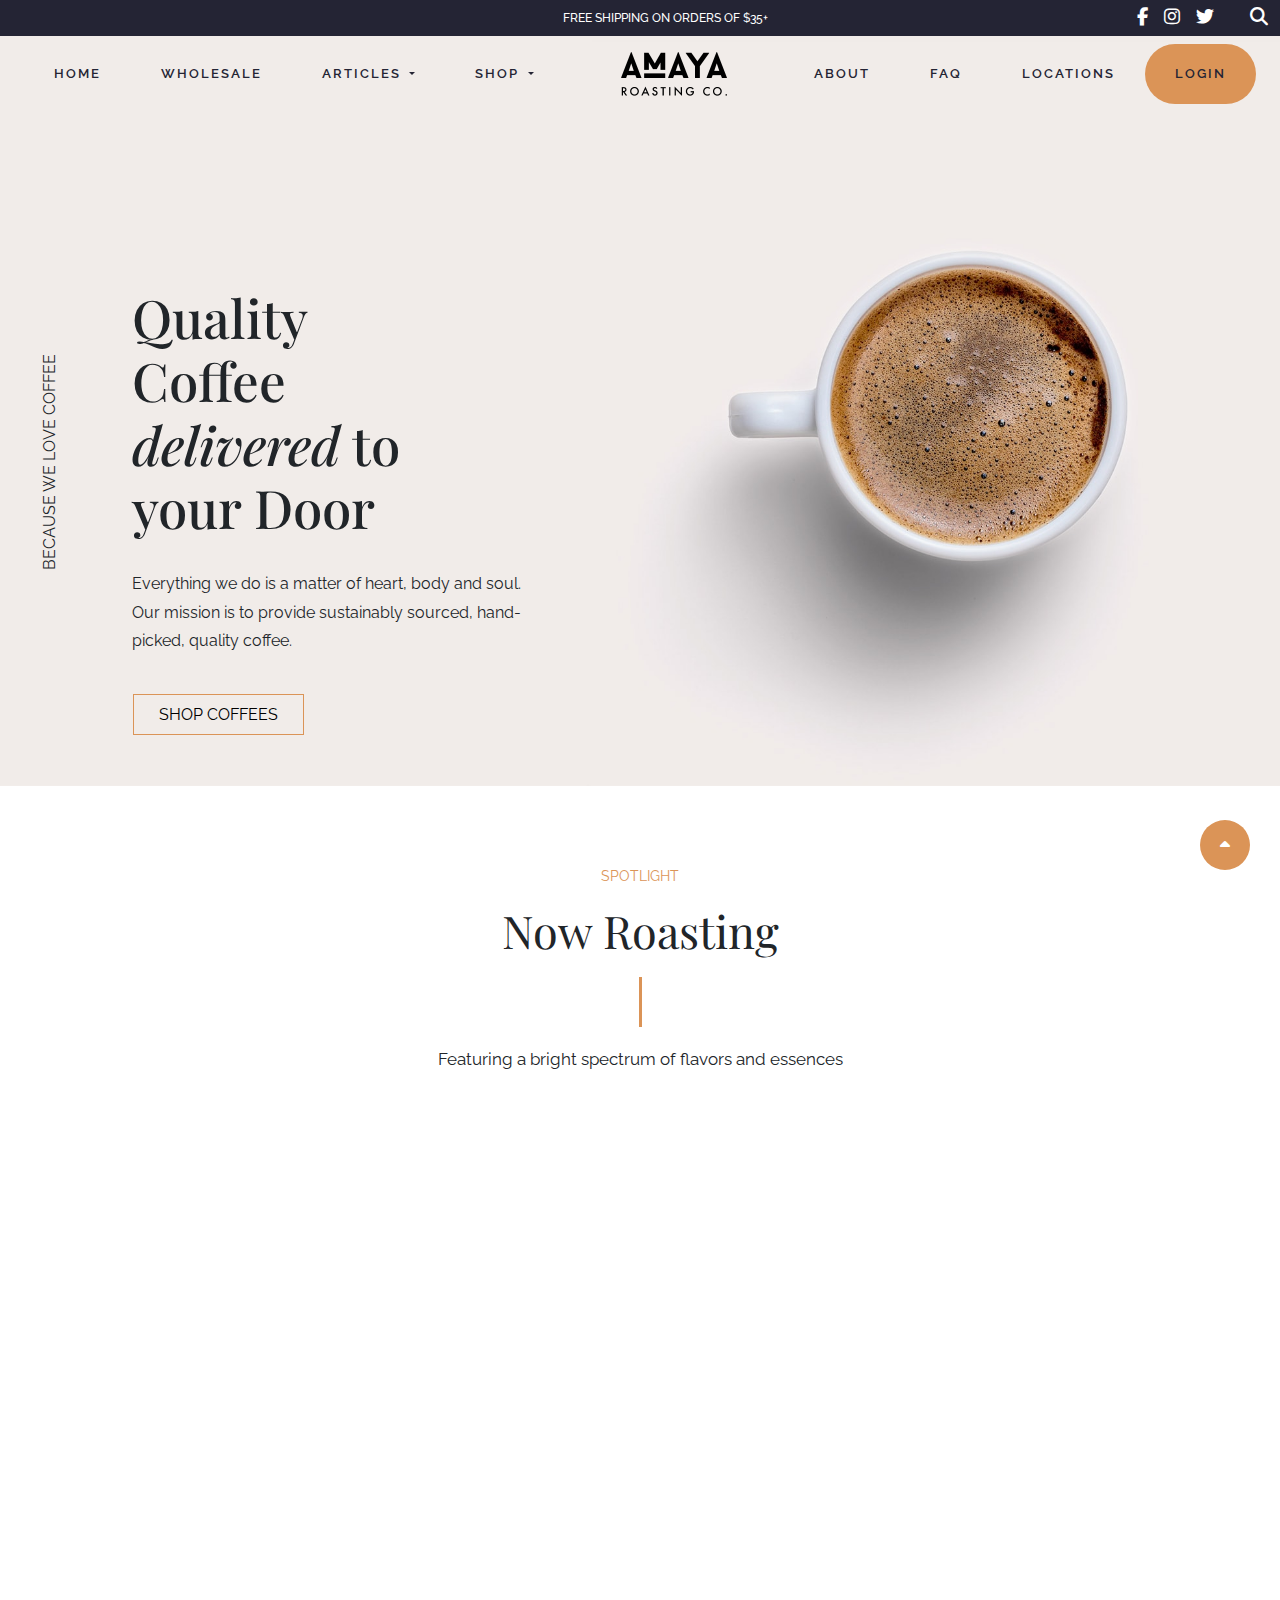
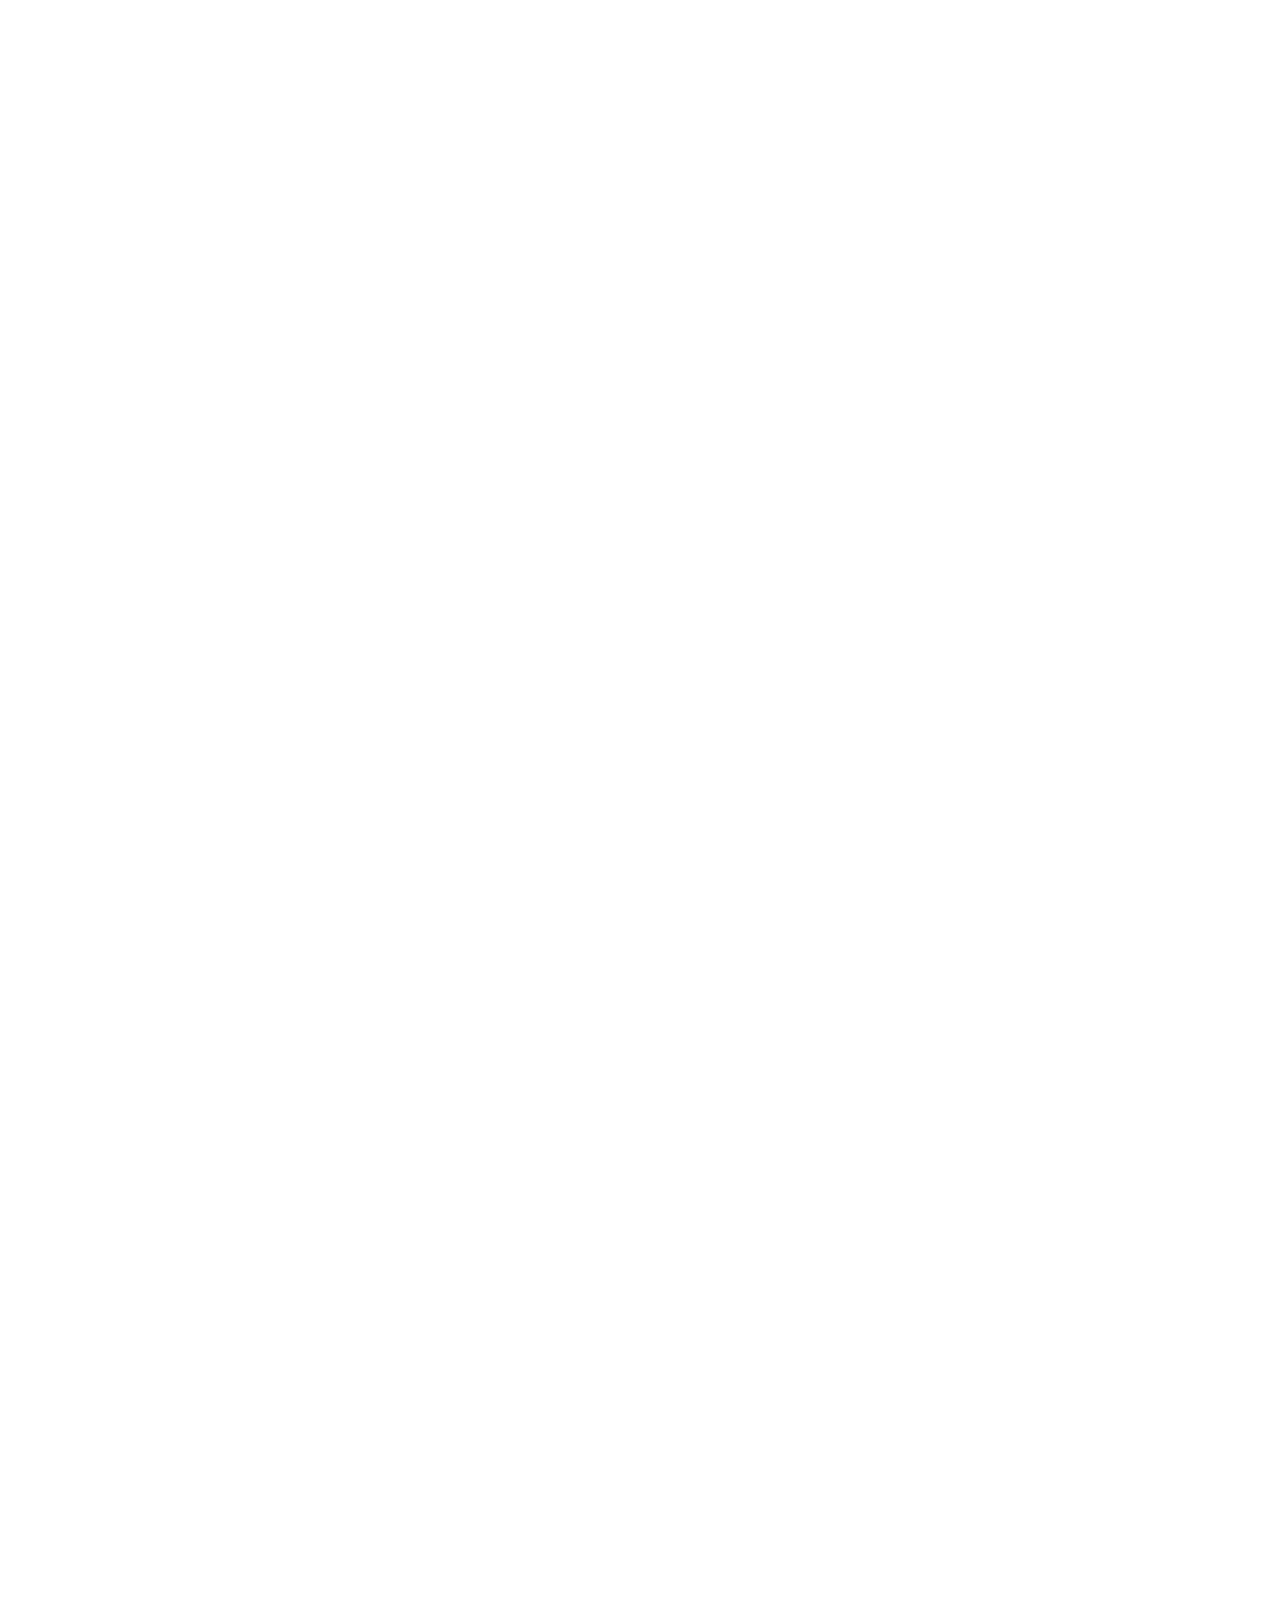
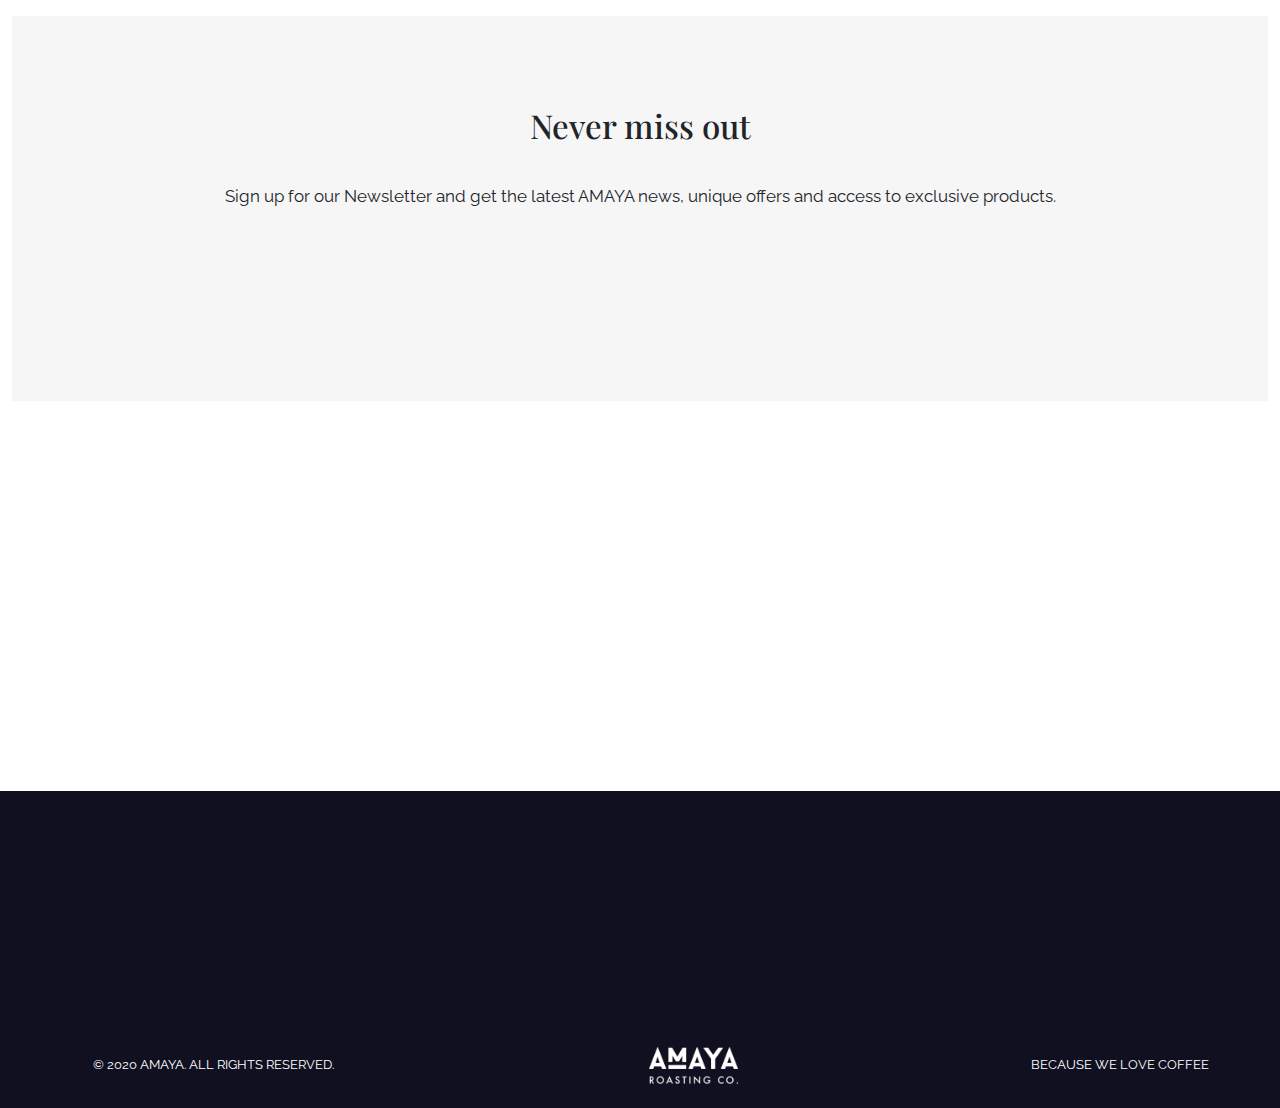
<file: index.html>
<!DOCTYPE html>
<html lang="en">

<head>
    <meta charset="UTF-8">
    <meta name="viewport" content="width=device-width, initial-scale=1.0">
    <title>Amaya Roastery</title>
    <link rel="stylesheet" href="https://cdnjs.cloudflare.com/ajax/libs/font-awesome/6.4.2/css/all.min.css">
    <link
        href="https://fonts.googleapis.com/css2?family=Playfair+Display:ital,wght@0,400;0,500;0,600;0,700;0,800;0,900;1,400;1,500;1,600;1,700;1,800;1,900&family=Raleway:ital,wght@0,300;0,400;0,500;0,600;0,700;0,800;0,900;1,300;1,400;1,500;1,600;1,700;1,800;1,900&display=swap"
        rel="stylesheet">
    <link rel="stylesheet" href="./css/animate.css">
    <link rel="shortcut icon" href="./img/Amaya-logo.png" type="image/x-icon">
    <link rel="stylesheet" href="./css/main.css">
</head>

<body>

    <!-- start-header -->
    <header>
        <div class="head-all">
            <div class="head-text">
                <p class="head-p1">FREE SHIPPING ON ORDERS OF $35+</p>
            </div>

            <div class="head-icons">

                <a href="#"><i class="fa-brands fa-facebook-f"></i></a>
                <a href="#"><i class="fa-brands fa-instagram"></i></a>
                <a href="#"><i class="fa-brands fa-twitter"></i></a>
                <a class="a1" href="#"><i class="fa-solid fa-magnifying-glass"></i></a>
            </div>

        </div>

        </div>
    </header>
    <!-- end-header -->

    <!-- start-part1  -->
    <section class="part1">
        <div class="part1-img">
            <div class="container-fluid">
                <div class="part1-navbar">

                    <nav class="navbar navbar-expand-lg pt-2 p-sm">
                        <div class="container-fluid">
                            <button class="navbar-toggler" type="button" data-bs-toggle="collapse"
                                data-bs-target="#navbarSupportedContent" aria-controls="navbarSupportedContent"
                                aria-expanded="false" aria-label="Toggle navigation">
                                <span class="navbar-toggler-icon wow fadeInUpBig

                                "></span>
                            </button>
                            <div class="collapse navbar-collapse" id="navbarSupportedContent">
                                <ul class="navbar-nav me-auto mb-2 mb-lg-0">
                                    <li class="nav-item">
                                        <a class="nav-link " aria-current="page" href="./index.html">HOME</a>
                                    </li>
                                    <li class="nav-item">
                                        <a class="nav-link" href="./wholesale.html">WHOLESALE</a>
                                    </li>
                                    <li class="nav-item dropdown">
                                        <a class="nav-link dropdown-toggle" href="#" role="button"
                                            data-bs-toggle="dropdown" aria-expanded="false">
                                            ARTICLES
                                        </a>
                                        <ul class="dropdown-menu">
                                            <li><a class="dropdown-item1" href="#">REGULAR POST WITH SIDEBAR</a></li>
                                            <li><a class="dropdown-item1" href="#">SIDEBAR BELOW TITLE</a></li>
                                            <li><a class="dropdown-item1 dropdown-item3" href="#">SIDEBAR BELOW FEATURED
                                                    IMAGE</a></li>
                                        </ul>
                                    </li>
                                    <li class="nav-item dropdown">
                                        <a class="nav-link dropdown-toggle" href="./shope.html" role="button"
                                            data-bs-toggle="dropdown" aria-expanded="false">
                                            SHOP
                                        </a>
                                        <ul class="dropdown-menu menu-shop">
                                            <li><a class="dropdown-item menu-shop1" href="#">CART</a></li>
                                        </ul>
                                    </li>

                                </ul>
                                <div class="nav-img  wow lightSpeedInRight">
                                    <img src="./img/Amaya-logo.png" alt="">
                                </div>


                                <ul class="navbar-nav ms-auto mb-2 mb-lg-0">


                                    <li class="nav-item">
                                        <a class="nav-link " aria-current="page" href="./about.html">ABOUT</a>
                                    </li>

                                    <li class="nav-item">
                                        <a class="nav-link" aria-current="page" href="./faq.html">FAQ</a>
                                    </li>

                                    <li class="nav-item">
                                        <a class="nav-link " aria-current="page" href="./locations.html">LOCATIONS</a>
                                    </li>

                                    <li class="nav-item part1-btn-login ">
                                        <a class="nav-link nav-login" aria-current="page" href="./login.html">LOGIN</a>
                                    </li>
                                </ul>

                            </div>

                        </div>
                    </nav>


                    <div class="part1-texts">
                        <span>BECAUSE WE LOVE COFFEE</span>

                        <div class="part1-text1">
                            <h1>Quality Coffee <i>delivered</i> to your Door</h1>
                            <p>Everything we do is a matter of heart, body and soul. Our mission is to provide
                                sustainably
                                sourced, hand-picked, quality coffee.</p>
                            <div class="btn">
                                <a href="#">
                                    Shop coffees
                                </a>
                            </div>
                        </div>

                    </div>

                </div>

            </div>

        </div>
    </section>
    <!-- end-part1  -->


    <!-- start-part2  -->

    <section class="part2">
        <div class="part2-texts wow fadeInUp">
            <p class="part2-p1">SPOTLIGHT</p>
            <h2>Now Roasting </h2>
            <div class="line">

            </div>
            <p class="part2-p2">Featuring a bright spectrum of flavors and essences</p>
        </div>
        <div class="part2-cards">
            <div class="container-fluid">

                <div class="row ">
                    <div class="col-lg-3 col-md-6 col-sm wow fadeInLeft">
                        <div class="card">
                            <a href="#">
                                <img src="./img/coffee-bag-01-600x839.jpg" class="card-img-top" alt="...">
                                <div class="card-body">
                                    <a href="#">

                                        <h3 class="card-text1">Colombia Dark Roast</h3>
                                        <p class="card-text2">$19.00 – $27.00</p>
                                        <a href="./Colombia Dark Roast.html" class="card-text3">SELECT OPTIONS</a>
                                    </a>
                                </div>
                        </div>
                    </div>



                    <div class="col-lg-3 col-md-6 col-sm wow fadeInRight">
                        <div class="card">
                            <a href="#">
                                <img src="./img/coffee-bag-02-600x839.jpg" class="card-img-top" alt="...">
                                <div class="card-body">
                                    <a href="#">

                                        <h3 class="card-text1">Colombia Dark Roast</h3>
                                        <p class="card-text2">$19.00 – $27.00</p>
                                        <p class="card-text3">SELECT OPTIONS</p>
                                    </a>
                                </div>
                        </div>
                    </div>


                    <div class="col-lg-3 col-md-6 col-sm wow fadeInLeft">
                        <div class="card">
                            <a href="#">
                                <img src="./img/coffee-bag-03-600x839.jpg" class="card-img-top" alt="...">
                                <div class="card-body">
                                    <a href="#">

                                        <h3 class="card-text1">Colombia Dark Roast</h3>
                                        <p class="card-text2">$19.00 – $27.00</p>
                                        <p class="card-text3">SELECT OPTIONS</p>
                                    </a>
                                </div>
                        </div>
                    </div>

                    <div class="col-lg-3 col-md-6 col-sm wow fadeInRight">
                        <div class="card">
                            <a href="#">
                                <img src="./img/coffee-04-600x839.jpg" class="card-img-top" alt="...">
                                <div class="card-body">
                                    <a href="#">

                                        <h3 class="card-text1">Colombia Dark Roast</h3>
                                        <p class="card-text2">$19.00 – $27.00</p>
                                        <p class="card-text3">SELECT OPTIONS</p>
                                    </a>
                                </div>
                        </div>
                    </div>
                </div>


            </div>




        </div>
    </section>

    <!-- end-part2  -->

    <!-- start-part3  -->

    <section class="part3">
        <div class="part3-imgs">
            <div class="container-fluid">

                <div class="row">
                    <div class="col-lg-4 col-md-12 col-sm-12 p-0 wow fadeInLeftBig">
                        <div class="part3-img img1">

                            <p class="part3-p1">REFER A FRIEND</p>
                            <h3 class="part3-h3">Earn $10</h3>
                            <p class="part3-p2">Share your love of coffee with friends.</p>
                            <a href="#">LEARN MORE</a>
                        </div>
                    </div>
                    <div class="col-lg-4 col-md-12 col-sm-12 p-0 wow fadeInUpBig">
                        <div class="part3-img img2">

                            <p class="part3-p1">REFER A FRIEND</p>
                            <h3 class="part3-h3">Earn $10</h3>
                            <p class="part3-p2">Share your love of coffee with friends.</p>
                            <a href="#">SHOP NOW</a>
                        </div>
                    </div>

                    <div class="col-lg-4 col-md-12 col-sm-12 p-0 wow fadeInRightBig">
                        <div class="part3-img img3">

                            <p class="part3-p1">REFER A FRIEND</p>
                            <h3 class="part3-h3">Earn $10</h3>
                            <p class="part3-p2">Share your love of coffee with friends.</p>
                            <a href="#">LEARN MORE</a>
                        </div>
                    </div>
                </div>
            </div>
        </div>
    </section>

    <!-- end-part3  -->





    <!-- start-part4  -->

    <section class="part4 wow fadeInUp">
        <div class="part4-texts">
            <p class="part4-p1">About Us</p>
            <div class="line"></div>
            <p class="part4-p2">Everything we do is a matter of heart, body and soul. We strive to form profound
                partnerships with farmers from all over the world to create perspective together and form healthy
                working relationships built on trust and respect.</p>
            <div class="btn">
                <a href="#">LEARN MORE</a>

            </div>
        </div>
    </section>
    <!-- end-part4  -->

    <!-- start-part5  -->
    <section class="part5">
        <div class="container-fluid">

            <div class="row">


                <div class="col-lg-2 col-md-4 col-sm-12 p-0 wow fadeInLeft" data-wow-duration="2s">
                    <div class="part5-img p5-img1">

                    </div>
                </div>

                <div class="col-lg-2 col-md-4 col-sm-12 p-0 wow fadeInUp " data-wow-duration="2s">
                    <div class="part5-img p5-img2">

                    </div>
                </div>


                <div class="col-lg-2 col-md-4 col-sm-12 p-0 wow fadeInLeft" data-wow-duration="2s">
                    <div class="part5-img p5-img3">

                    </div>
                </div>

                <div class="col-lg-2 col-md-4 col-sm-12 p-0 wow fadeInUP " data-wow-duration="2s">
                    <div class="part5-img p5-img4">

                    </div>
                </div>

                <div class="col-lg-2 col-md-4 col-sm-12 p-0 wow fadeInUP" data-wow-duration="2s">
                    <div class="part5-img p5-img5 ">

                    </div>
                </div>

                <div class="col-lg-2 col-md-4 col-sm-12 p-0 wow fadeInRight" data-wow-duration="2s">
                    <div class="part5-img p5-img6">

                    </div>
                </div>
            </div>

        </div>
    </section>
    <!-- end-part5  -->









    <!-- start-part6  -->
    <section class="part6">
        <div class="container-fluid">
            <div class="part6-text">
                <h2>Never miss out</h2>
                <p class="part6-p1">Sign up for our Newsletter and get the latest AMAYA news, unique offers and access
                    to exclusive products.</p>
                <div class="part6-btn">
                    <input type="email" name="" id="" placeholder="Enter Email" class="wow fadeInLeft ">
                    <a href="#" class=" wow fadeInRight">SIGN UP</a>

                </div>
            </div>
        </div>
    </section>
    <!-- end-part6  -->



    <!-- start-part7  -->
    <section class="part7">
        <div class="container-fluid">
            <div class="row">
                <div class="col-lg-3 col-md-6 col-sm-12 p-0 wow fadeInLeft">
                    <div class="part7-text p7-background1">
                        <i class="fa-solid fa-cube"></i>
                        <h2>Shipped FREE and to your Door</h2>
                        <p>with orders above $35+</p>
                    </div>
                </div>

                <div class="col-lg-3 col-md-6 col-sm-12 p-0 wow fadeInRight">
                    <div class="part7-text p7-background2">
                        <i><i class="fa-regular fa-heart"></i></i>
                        <h2>Carefully delivered within 4 col-sm-12-3 days</h2>
                        <p>and packaged with love.</p>
                    </div>
                </div>

                <div class="col-lg-3 col-md-6 col-sm-12 p-0 wow fadeInLeft">
                    <div class="part7-text p7-background1 part7-text3">
                        <i class="fa-solid fa-leaf"></i>
                        <h2>From Seed to Cup</h2>
                        <p>An exceptional coffee experience starts with only the best ingredients.</p>
                    </div>
                </div>

                <div class="col-lg-3 col-md-6 col-sm-12 p-0 p7-background2 wow fadeInRight">
                    <div class="part7-text">
                        <i class="fa-solid fa-life-ring"></i>
                        <h2>We would love to help you</h2>
                        <p>+ 1 234 567 89</p>
                    </div>
                </div>
            </div>

        </div>
    </section>
    <!-- end-part7  -->












    <!-- start-footer  -->

    <footer>
        <div class="container">
            <div class="foot-texts">
                <div class="row justify-content-around">

                    <div class="col-lg-2 col-md-3 col-sm-12 text-sm-center wow fadeInLeft">
                        <div class="foot-list">
                            <h2>about</h2>
                            <ul>
                                <li>
                                    <a href="#">THE COMPANY</a>
                                </li>

                                <li>
                                    <a href="./faq.html">FAQ</a>
                                </li>

                                <li>
                                    <a href="#">PRIVACY POLICY</a>
                                </li>
                            </ul>
                        </div>
                    </div>

                    <div class="col-lg-2 col-md-4 col-sm-12 text-sm-center wow fadeInUP">

                        <div class="foot-list">
                            <h2>locations</h2>
                            <ul>
                                <li>
                                    <a href="#">SAN FRANCISCO</a>
                                </li>

                                <li>
                                    <a href="#">NEWPORT BEACH</a>
                                </li>

                                <li>
                                    <a href="#">SUN CITY</a>
                                </li>
                            </ul>
                        </div>
                    </div>

                    <div class="col-lg-2 col-md-4 col-sm-12 wow fadeInRight">
                        <div class="foot-list list3">
                            <div class="foot-list-text">
                                <h2>FOLLOW ALONG</h2>
                            </div>
                            <div class="foot-icon">
                                <a href="#"><i class="fa-brands fa-facebook-f"></i></a>
                                <a href="#"><i class="fa-brands fa-instagram"></i></a>
                                <a class="a1" href="#"><i class="fa-solid fa-magnifying-glass"></i></a>
                            </div>
                        </div>
                    </div>
                </div>
            </div>
        </div>

        <div class="foot-bottom fadeInUP">
            <div class="container-fluid">
                <div class="row justify-content-between align-items-baseline">
                    <div class="col-lg-4 col-md-4 col-sm-12 pb-sm-2">
                        <p>&copy; 2020 AMAYA. ALL RIGHTS RESERVED.</p>
                    </div>
                    <div class="col-lg-3 col-md-4 col-sm-12 pb-sm-2">
                        <img src="./img/Amaya-logo-white-1.png" alt="">
                    </div>
                    <div class="col-lg-3 col-md-4 col-sm-12 pt-sm-2">
                        <p>BECAUSE WE LOVE COFFEE</p>
                    </div>
                </div>
            </div>
        </div>
    </footer>
    <!-- end-footer  -->






    <!-- start-btn-up-page  -->
    <div class="btn-click">
        <a href="#"><i class="fa-solid fa-caret-up"></i></a>
    </div>
    <!-- start-btn-up-page  -->
    <script src="./js/wow.min.js"></script>
    <script>new WOW().init();</script>
    <script src="./js/bootstrap.bundle.min.js"></script>
</body>

</html>
</file>
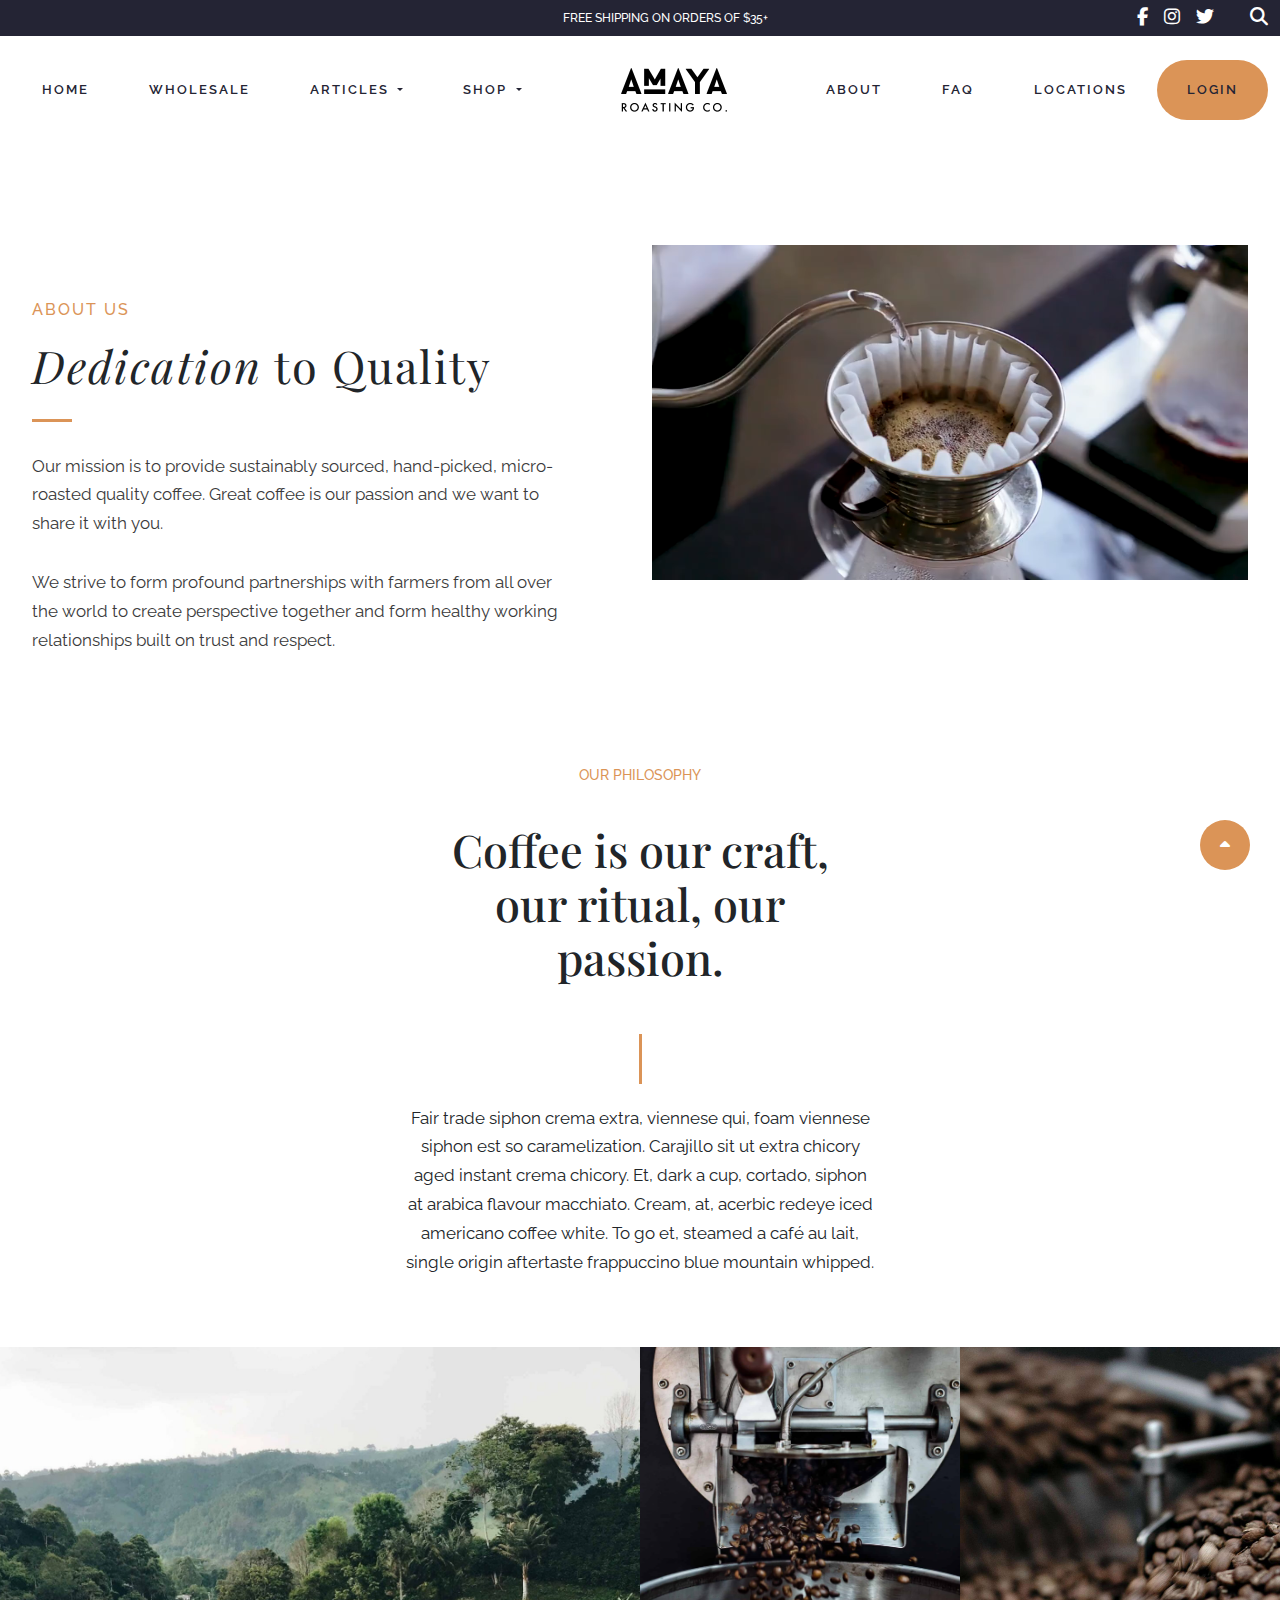
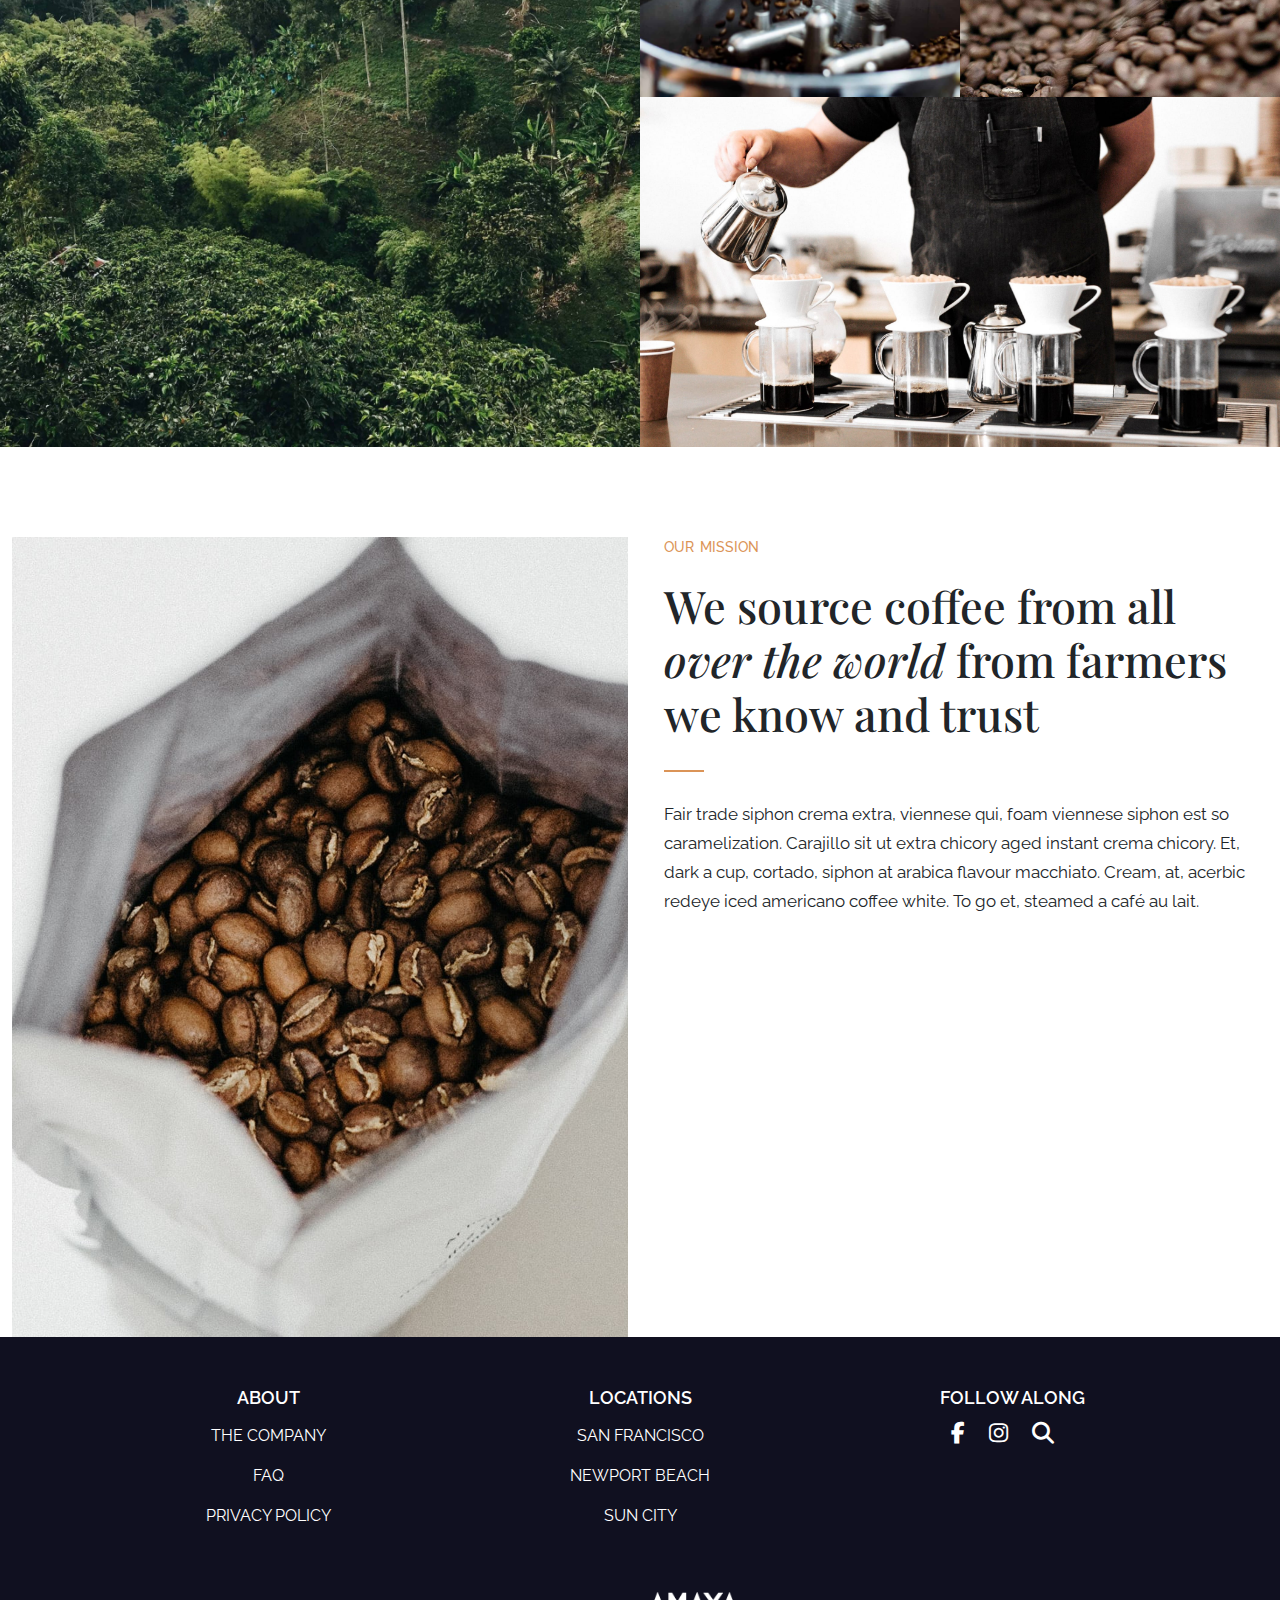
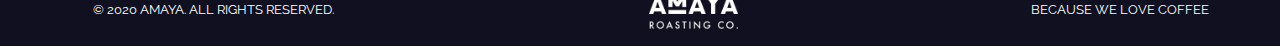
<file: about.html>
<!DOCTYPE html>
<html lang="en">

<head>
    <meta charset="UTF-8">
    <meta name="viewport" content="width=device-width, initial-scale=1.0">
    <title>about us- amaya</title>
    <link rel="stylesheet" href="https://cdnjs.cloudflare.com/ajax/libs/font-awesome/6.4.2/css/all.min.css">
    <link
        href="https://fonts.googleapis.com/css2?family=Playfair+Display:ital,wght@0,400;0,500;0,600;0,700;0,800;0,900;1,400;1,500;1,600;1,700;1,800;1,900&family=Raleway:ital,wght@0,300;0,400;0,500;0,600;0,700;0,800;0,900;1,300;1,400;1,500;1,600;1,700;1,800;1,900&display=swap"
        rel="stylesheet">
    <link rel="stylesheet" href="./css/animate.css">

    <link rel="shortcut icon" href="./img/Amaya-logo.png" type="image/x-icon">
    <link rel="stylesheet" href="./css/main.css">
</head>

<body>



    <header>
        <div class="head-all">
            <div class="head-text">
                <p class="head-p1">FREE SHIPPING ON ORDERS OF $35+</p>
            </div>

            <div class="head-icons">

                <a href="#"><i class="fa-brands fa-facebook-f"></i></a>
                <a href="#"><i class="fa-brands fa-instagram"></i></a>
                <a href="#"><i class="fa-brands fa-twitter"></i></a>
                <a class="a1" href="#"><i class="fa-solid fa-magnifying-glass"></i></a>
            </div>

        </div>

        </div>
    </header>


    <section class="part1-about">
        <div class="conatiner">
            <div class="part1-navbar">

                <nav class="navbar navbar-expand-lg pt-4">
                    <div class="container-fluid">
                        <button class="navbar-toggler" type="button" data-bs-toggle="collapse"
                            data-bs-target="#navbarSupportedContent" aria-controls="navbarSupportedContent"
                            aria-expanded="false" aria-label="Toggle navigation">
                            <span class="navbar-toggler-icon"></span>
                        </button>
                        <div class="collapse navbar-collapse" id="navbarSupportedContent">
                            <ul class="navbar-nav me-auto mb-2 mb-lg-0 ">
                                <li class="nav-item">
                                    <a class="nav-link " aria-current="page" href="./index.html">HOME</a>
                                </li>
                                <li class="nav-item">
                                    <a class="nav-link" href="./wholesale.html">WHOLESALE</a>
                                </li>
                                <li class="nav-item dropdown">
                                    <a class="nav-link dropdown-toggle" href="#" role="button" data-bs-toggle="dropdown"
                                        aria-expanded="false">
                                        ARTICLES
                                    </a>
                                    <ul class="dropdown-menu">
                                        <li><a class="dropdown-item1" href="#">REGULAR POST WITH SIDEBAR</a></li>
                                        <li><a class="dropdown-item1" href="#">SIDEBAR BELOW TITLE</a></li>
                                        <li><a class="dropdown-item1 dropdown-item3" href="#">SIDEBAR BELOW FEATURED
                                                IMAGE</a></li>
                                    </ul>
                                </li>
                                <li class="nav-item dropdown">
                                    <a class="nav-link dropdown-toggle" href="./shope.html" role="button"
                                        data-bs-toggle="dropdown" aria-expanded="false">
                                        SHOP
                                    </a>
                                    <ul class="dropdown-menu">
                                        <li><a class="dropdown-item" href="#">CART</a></li>
                                    </ul>
                                </li>

                            </ul>
                            <div class="nav-img">
                                <img src="./img/Amaya-logo.png" alt="">
                            </div>


                            <ul class="navbar-nav ms-auto mb-2 mb-lg-0">


                                <li class="nav-item">
                                    <a class="nav-link active" aria-current="page" href="./about.html">ABOUT</a>
                                </li>

                                <li class="nav-item">
                                    <a class="nav-link active" aria-current="page" href="./faq.html">FAQ</a>
                                </li>

                                <li class="nav-item">
                                    <a class="nav-link active" aria-current="page" href="./locations.html">LOCATIONS</a>
                                </li>
                                <li class="nav-item part1-btn-login ">
                                    <a class="nav-link nav-login" aria-current="page" href="./login.html">LOGIN</a>
                                </li>
                            </ul>

                        </div>

                    </div>
                </nav>





            </div>

        </div>
    </section>


    <div class="part2-about">
        <div class="container-about">
            <div class="row">
                <div class="col-lg-6">

                    <div class="part2 part2-about-text">
                        <p class="part2-about-p1">ABOUT US</p>
                        <h2 class="part2-about-h2"><i>Dedication</i> to Quality</h2>
                        <p class="part2-about-p2">Our mission is to provide sustainably sourced, hand-picked,
                            micro-roasted quality coffee. Great coffee is our passion and we want to share it with you.

                            <span class="part2-about-s1">We strive to form profound partnerships with farmers from all
                                over the world to create
                                perspective together and form healthy working relationships built on trust and
                                respect.</span>
                        </p>
                    </div>
                </div>

                <div class="col-lg-6">
                    <div class="part2-about-video">
                        <video src="./video/amaya-video-1-xs.mp4" autoplay loop></video>
                    </div>
                </div>

            </div>
        </div>
    </div>

    <div class="part3-about">
        <div class="part3-about-texts">
            <p class="part3-about-p1">OUR PHILOSOPHY</p>
            <h2>Coffee is our craft, our ritual, our passion.</h2>
            <div class="line"></div>
            <p class="part3-about-p2">Fair trade siphon crema extra, viennese qui, foam viennese siphon est so
                caramelization. Carajillo sit ut extra chicory aged instant crema chicory. Et, dark a cup, cortado,
                siphon at arabica flavour macchiato. Cream, at, acerbic redeye iced americano coffee white. To go et,
                steamed a café au lait, single origin aftertaste frappuccino blue mountain whipped.

            </p>
        </div>
    </div>

    <div class="part4-about">
        <div class="container-fluid">
            <div class="row p-0">
                <div class="col-lg-6 col-md-6 p-0">
                    <div class="part4-about-img">
                        <div class="part4-about-img1 imgg"></div>
                    </div>
                </div>
                <div class="col-lg-6 col-md-6 p-0">
                    <div class="container-fluid">

                        <div class="row">
                            <div class="col-lg-6 col-md-6 p-0">
                                <div class="part4-about-img">
                                    <div class="part4-about-img2 imgg"></div>
                                </div>
                            </div>
                            <div class="col-lg-6 col-md-6 p-0">
                                <div class="part4-about-img">

                                    <div class="part4-about-img3 imgg"></div>
                                </div>
                            </div>
                            <div class="col-lg-12  col-md-12 p-0">
                                <div class="part4-about-img">

                                    <div class="part4-about-img4 imgg"></div>
                                </div>
                            </div>
                        </div>
                    </div>
                </div>
            </div>
        </div>
    </div>


    <div class="part5-about">
        <div class="container-fluid">

            <div class="row">
                <div class="col-lg-6">
                    <div class="part5-about-img1"></div>
                </div>
                <div class="col-lg-6 ps-4">
                    <div class="part5-about-texts">
                        <div class="part5-about-text">
                            <p class="part5-about-p1">OUR MISSION</p>
                            <h2 class="part5-about-h2">We source coffee from all <i>over the world</i> from farmers we
                                know
                                and trust</h2>
                            <p class="part5-about-p2">Fair trade siphon crema extra, viennese qui, foam viennese siphon
                                est
                                so caramelization. Carajillo sit ut extra chicory aged instant crema chicory. Et, dark a
                                cup, cortado, siphon at arabica flavour macchiato. Cream, at, acerbic redeye iced
                                americano
                                coffee white. To go et, steamed a café au lait.</p>
                        </div>
                    </div>
                </div>
            </div>
        </div>

    </div>



    <footer>
        <div class="container">
            <div class="foot-texts">
                <div class="container-fluid">
                    <div class="row justify-content-around">

                        <div class="col-lg-2 col-md-4">
                            <div class="foot-list">
                                <h2>about</h2>
                                <ul class="ps-0">
                                    <li>
                                        <a href="#">THE COMPANY</a>
                                    </li>

                                    <li>
                                        <a href="./faq.html">FAQ</a>
                                    </li>

                                    <li>
                                        <a href="#">PRIVACY POLICY</a>
                                    </li>
                                </ul>
                            </div>
                        </div>

                        <div class="col-lg-2 col-md-4">

                            <div class="foot-list">
                                <h2>locations</h2>
                                <ul class="ps-0">
                                    <li>
                                        <a href="#">SAN FRANCISCO</a>
                                    </li>

                                    <li>
                                        <a href="#">NEWPORT BEACH</a>
                                    </li>

                                    <li>
                                        <a href="#">SUN CITY</a>
                                    </li>
                                </ul>
                            </div>
                        </div>

                        <div class="col-lg-2 col-md-4 ">
                            <div class="foot-list list3">
                                <h2>FOLLOW ALONG</h2>
                                <a href="#"><i class="fa-brands fa-facebook-f"></i></a>
                                <a href="#"><i class="fa-brands fa-instagram"></i></a>
                                <a class="a1" href="#"><i class="fa-solid fa-magnifying-glass"></i></a>
                            </div>
                        </div>
                    </div>
                </div>
            </div>
        </div>

        <div class="foot-bottom">
            <div class="container-fluid">

                <div class="row justify-content-between align-items-baseline">
                    <div class="col-lg-4 col-md-4 col-sm-12 ">
                        <p>&copy; 2020 AMAYA. ALL RIGHTS RESERVED.</p>
                    </div>
                    <div class="col-lg-3 col-md-4 col-sm-12 ">
                        <img src="./img/Amaya-logo-white-1.png" alt="">
                    </div>
                    <div class="col-lg-3 col-md-4 col-sm-12">
                        <p>BECAUSE WE LOVE COFFEE</p>
                    </div>
                </div>
            </div>
        </div>
    </footer>

    <div class="btn-click">
        <a href="#"><i class="fa-solid fa-caret-up"></i></a>
    </div>













    <script src="./js/wow.min.js"></script>
    <script>new WOW().init();</script>
    <script src="./js/bootstrap.bundle.min.js"></script>
</body>

</html>
</file>
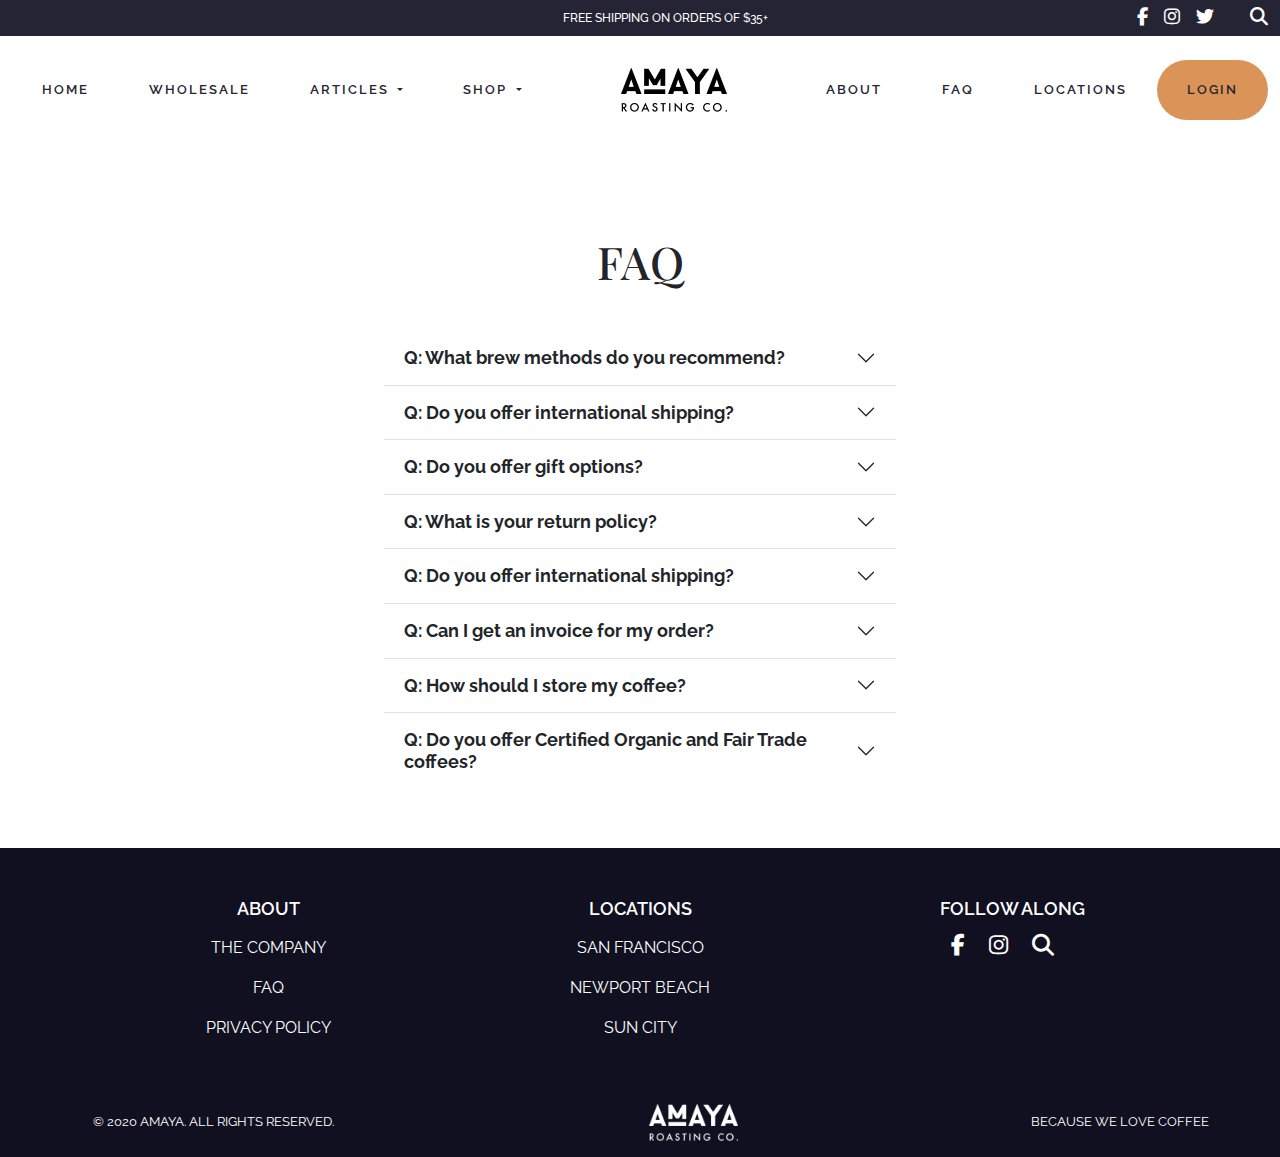
<file: faq.html>
<!DOCTYPE html>
<html lang="en">

<head>
    <meta charset="UTF-8">
    <meta name="viewport" content="width=device-width, initial-scale=1.0">
    <title>FAQ</title>
    <link rel="stylesheet" href="https://cdnjs.cloudflare.com/ajax/libs/font-awesome/6.4.2/css/all.min.css">
    <link
        href="https://fonts.googleapis.com/css2?family=Playfair+Display:ital,wght@0,400;0,500;0,600;0,700;0,800;0,900;1,400;1,500;1,600;1,700;1,800;1,900&family=Raleway:ital,wght@0,300;0,400;0,500;0,600;0,700;0,800;0,900;1,300;1,400;1,500;1,600;1,700;1,800;1,900&display=swap"
        rel="stylesheet">
    <link rel="shortcut icon" href="./img/Amaya-logo.png" type="image/x-icon">
    <link rel="stylesheet" href="./css/main.css">
</head>

<body>



    <header>
        <div class="head-all">
            <div class="head-text">
                <p class="head-p1">FREE SHIPPING ON ORDERS OF $35+</p>
            </div>

            <div class="head-icons">

                <a href="#"><i class="fa-brands fa-facebook-f"></i></a>
                <a href="#"><i class="fa-brands fa-instagram"></i></a>
                <a href="#"><i class="fa-brands fa-twitter"></i></a>
                <a class="a1" href="#"><i class="fa-solid fa-magnifying-glass"></i></a>
            </div>

        </div>

        </div>
    </header>


    <section class="part1">
        <div class="conatiner">
            <div class="part1-navbar">

                <nav class="navbar navbar-expand-lg pt-4">
                    <div class="container-fluid">
                        <button class="navbar-toggler" type="button" data-bs-toggle="collapse"
                            data-bs-target="#navbarSupportedContent" aria-controls="navbarSupportedContent"
                            aria-expanded="false" aria-label="Toggle navigation">
                            <span class="navbar-toggler-icon"></span>
                        </button>
                        <div class="collapse navbar-collapse" id="navbarSupportedContent">
                            <ul class="navbar-nav me-auto mb-2 mb-lg-0">
                                <li class="nav-item">
                                    <a class="nav-link " aria-current="page" href="./index.html">HOME</a>
                                </li>
                                <li class="nav-item">
                                    <a class="nav-link" href="./wholesale.html">WHOLESALE</a>
                                </li>
                                <li class="nav-item dropdown">
                                    <a class="nav-link dropdown-toggle" href="#" role="button" data-bs-toggle="dropdown"
                                        aria-expanded="false">
                                        ARTICLES
                                    </a>
                                    <ul class="dropdown-menu">
                                        <li><a class="dropdown-item1" href="#">REGULAR POST WITH SIDEBAR</a></li>
                                        <li><a class="dropdown-item1" href="#">SIDEBAR BELOW TITLE</a></li>
                                        <li><a class="dropdown-item1 dropdown-item3" href="#">SIDEBAR BELOW FEATURED
                                                IMAGE</a></li>
                                    </ul>
                                </li>
                                <li class="nav-item dropdown">
                                    <a class="nav-link dropdown-toggle" href="./shope.html" role="button" data-bs-toggle="dropdown"
                                        aria-expanded="false">
                                        SHOP
                                    </a>
                                    <ul class="dropdown-menu">
                                        <li><a class="dropdown-item" href="#">CART</a></li>
                                    </ul>
                                </li>

                            </ul>
                            <div class="nav-img">
                                <img src="./img/Amaya-logo.png" alt="">
                            </div>


                            <ul class="navbar-nav ms-auto mb-2 mb-lg-0">


                                <li class="nav-item">
                                    <a class="nav-link active" aria-current="page" href="./about.html">ABOUT</a>
                                </li>

                                <li class="nav-item">
                                    <a class="nav-link active" aria-current="page" href="./faq.html">FAQ</a>
                                </li>

                                <li class="nav-item">
                                    <a class="nav-link active" aria-current="page" href="./locations.html">LOCATIONS</a>
                                </li>
                                <li class="nav-item part1-btn-login ">
                                    <a class="nav-link nav-login" aria-current="page" href="./login.html">LOGIN</a>
                                </li>
                            </ul>

                        </div>

                    </div>
                </nav>




            </div>
        </div>
    </section>
    <div class="part2-faq">
        <div class="part2-faq-texts">
            <div class="part2-faq-text1">
                <p>FAQ</p>
            </div>
            <div class="part2-faq-text2">
                <div class="accordion accordion-flush" id="accordionFlushExample">
                    <div class="accordion-item">
                        <h2 class="accordion-header">
                            <button class="accordion-button collapsed" type="button" data-bs-toggle="collapse"
                                data-bs-target="#flush-collapseOne" aria-expanded="false"
                                aria-controls="flush-collapseOne">
                                Q: What brew methods do you recommend?
                            </button>
                        </h2>
                        <div id="flush-collapseOne" class="accordion-collapse collapse
                            data-bs-parent=" #accordionFlushExample">
                            <div class="accordion-body">A: We sit percolator froth turkish, crema wings at carajillo
                                mazagran. Acerbic java americano, arabica trifecta, roast, crema froth filter et robust.
                                Est, turkish french press percolator acerbic. Latte cup, espresso carajillo cinnamon
                                breve frappuccino. Siphon est, so mug cappuccino fair trade sweet.</div>
                        </div>
                    </div>
                    <div class="accordion-item">
                        <h2 class="accordion-header">
                            <button class="accordion-button collapsed" type="button" data-bs-toggle="collapse"
                                data-bs-target="#flush-collapseTwo" aria-expanded="false"
                                aria-controls="flush-collapseTwo">
                                Q: Do you offer international shipping?
                            </button>
                        </h2>
                        <div id="flush-collapseTwo" class="accordion-collapse collapse"
                            data-bs-parent="#accordionFlushExample">
                            <div class="accordion-body">A: We sit percolator froth turkish, crema wings at carajillo
                                mazagran. Acerbic java americano, arabica trifecta, roast, crema froth filter et robust.
                                Est, turkish french press percolator acerbic. Latte cup, espresso carajillo cinnamon
                                breve frappuccino. Siphon est, so mug cappuccino fair trade sweet</div>
                        </div>
                    </div>




                    <div class="accordion-item">
                        <h2 class="accordion-header">
                            <button class="accordion-button collapsed" type="button" data-bs-toggle="collapse"
                                data-bs-target="#flush-collapsethree" aria-expanded="false"
                                aria-controls="flush-collapsethree">
                                Q: Do you offer gift options?
                            </button>
                        </h2>
                        <div id="flush-collapsethree" class="accordion-collapse collapse"
                            data-bs-parent="#accordionFlushExample">
                            <div class="accordion-body">A: We sit percolator froth turkish, crema wings at carajillo
                                mazagran. Acerbic java americano, arabica trifecta, roast, crema froth filter et robust.
                                Est, turkish french press percolator acerbic. Latte cup, espresso carajillo cinnamon
                                breve frappuccino. Siphon est, so mug cappuccino fair trade sweet.</div>
                        </div>
                    </div>
                    <div class="accordion-item">
                        <h2 class="accordion-header">
                            <button class="accordion-button collapsed" type="button" data-bs-toggle="collapse"
                                data-bs-target="#flush-collapsefour" aria-expanded="false"
                                aria-controls="flush-collapsefour">
                                Q: What is your return policy?
                            </button>
                        </h2>
                        <div id="flush-collapsefour" class="accordion-collapse collapse"
                            data-bs-parent="#accordionFlushExample">
                            <div class="accordion-body">A: We sit percolator froth turkish, crema wings at carajillo
                                mazagran. Acerbic java americano, arabica trifecta, roast, crema froth filter et robust.
                                Est, turkish french press percolator acerbic. Latte cup, espresso carajillo cinnamon
                                breve frappuccino. Siphon est, so mug cappuccino fair trade sweet.</div>
                        </div>
                    </div>


                    <div class="accordion-item">
                        <h2 class="accordion-header">
                            <button class="accordion-button collapsed" type="button" data-bs-toggle="collapse"
                                data-bs-target="#flush-collapsefive" aria-expanded="false"
                                aria-controls="flush-collapsefive">
                                Q: Do you offer international shipping?
                            </button>
                        </h2>
                        <div id="flush-collapsefive" class="accordion-collapse collapse"
                            data-bs-parent="#accordionFlushExample">
                            <div class="accordion-body">A: We sit percolator froth turkish, crema wings at carajillo
                                mazagran. Acerbic java americano, arabica trifecta, roast, crema froth filter et robust.
                                Est, turkish french press percolator acerbic. Latte cup, espresso carajillo cinnamon
                                breve frappuccino. Siphon est, so mug cappuccino fair trade sweet.</div>
                        </div>
                    </div>
                    <div class="accordion-item">
                        <h2 class="accordion-header">
                            <button class="accordion-button collapsed" type="button" data-bs-toggle="collapse"
                                data-bs-target="#flush-collapsesix" aria-expanded="false"
                                aria-controls="flush-collapsesix">
                                Q: Can I get an invoice for my order?
                            </button>
                        </h2>
                        <div id="flush-collapsesix" class="accordion-collapse collapse"
                            data-bs-parent="#accordionFlushExample">
                            <div class="accordion-body">A: We sit percolator froth turkish, crema wings at carajillo
                                mazagran. Acerbic java americano, arabica trifecta, roast, crema froth filter et robust.
                                Est, turkish french press percolator acerbic. Latte cup, espresso carajillo cinnamon
                                breve frappuccino. Siphon est, so mug cappuccino fair trade sweet.</div>
                        </div>
                    </div>
                    <div class="accordion-item">
                        <h2 class="accordion-header">
                            <button class="accordion-button collapsed" type="button" data-bs-toggle="collapse"
                                data-bs-target="#flush-collapseseven" aria-expanded="false"
                                aria-controls="flush-collapseseven">
                                Q: How should I store my coffee?
                            </button>
                        </h2>
                        <div id="flush-collapseseven" class="accordion-collapse collapse"
                            data-bs-parent="#accordionFlushExample">
                            <div class="accordion-body">A: We sit percolator froth turkish, crema wings at carajillo
                                mazagran. Acerbic java americano, arabica trifecta, roast, crema froth filter et robust.
                                Est, turkish french press percolator acerbic. Latte cup, espresso carajillo cinnamon
                                breve frappuccino. Siphon est, so mug cappuccino fair trade sweet.</div>
                        </div>
                    </div>
                    <div class="accordion-item">
                        <h2 class="accordion-header">
                            <button class="accordion-button collapsed" type="button" data-bs-toggle="collapse"
                                data-bs-target="#flush-collapseeight" aria-expanded="false"
                                aria-controls="flush-#flush-collapseeight">
                                Q: Do you offer Certified Organic and Fair Trade coffees?
                            </button>
                        </h2>
                        <div id="flush-#flush-collapseeight" class="accordion-collapse collapse"
                            data-bs-parent="#accordionFlushExample">
                            <div class="accordion-body">A: We sit percolator froth turkish, crema wings at carajillo
                                mazagran. Acerbic java americano, arabica trifecta, roast, crema froth filter et robust.
                                Est, turkish french press percolator acerbic. Latte cup, espresso carajillo cinnamon
                                breve frappuccino. Siphon est, so mug cappuccino fair trade sweet.</div>
                        </div>
                    </div>
                </div>
            </div>
        </div>
    </div>


    <footer>
        <div class="container">
            <div class="foot-texts">
                <div class="container-fluid">
                    <div class="row justify-content-around">

                        <div class="col-lg-2 col-md-4">
                            <div class="foot-list">
                                <h2>about</h2>
                                <ul>
                                    <li>
                                        <a href="#">THE COMPANY</a>
                                    </li>

                                    <li>
                                        <a href="./faq.html">FAQ</a>
                                    </li>

                                    <li>
                                        <a href="#">PRIVACY POLICY</a>
                                    </li>
                                </ul>
                            </div>
                        </div>

                        <div class="col-lg-2 col-md-4">

                            <div class="foot-list">
                                <h2>locations</h2>
                                <ul>
                                    <li>
                                        <a href="#">SAN FRANCISCO</a>
                                    </li>

                                    <li>
                                        <a href="#">NEWPORT BEACH</a>
                                    </li>

                                    <li>
                                        <a href="#">SUN CITY</a>
                                    </li>
                                </ul>
                            </div>
                        </div>

                        <div class="col-lg-2 col-md-4 ">
                            <div class="foot-list list3">
                                <h2>FOLLOW ALONG</h2>
                                <a href="#"><i class="fa-brands fa-facebook-f"></i></a>
                                <a href="#"><i class="fa-brands fa-instagram"></i></a>
                                <a class="a1" href="#"><i class="fa-solid fa-magnifying-glass"></i></a>
                            </div>
                        </div>
                    </div>
                </div>
            </div>
        </div>

        <div class="foot-bottom">
            <div class="container-fluid">

                <div class="row justify-content-between align-items-baseline">
                    <div class="col-lg-4 col-md-4 col-sm-12 ">
                        <p>&copy; 2020 AMAYA. ALL RIGHTS RESERVED.</p>
                    </div>
                    <div class="col-lg-3 col-md-4 col-sm-12 ">
                        <img src="./img/Amaya-logo-white-1.png" alt="">
                    </div>
                    <div class="col-lg-3 col-md-4 col-sm-12">
                        <p>BECAUSE WE LOVE COFFEE</p>
                    </div>
                </div>
            </div>
        </div>
    </footer>

    <script src="./js/bootstrap.bundle.min.js"></script>
</body>

</html>
</file>
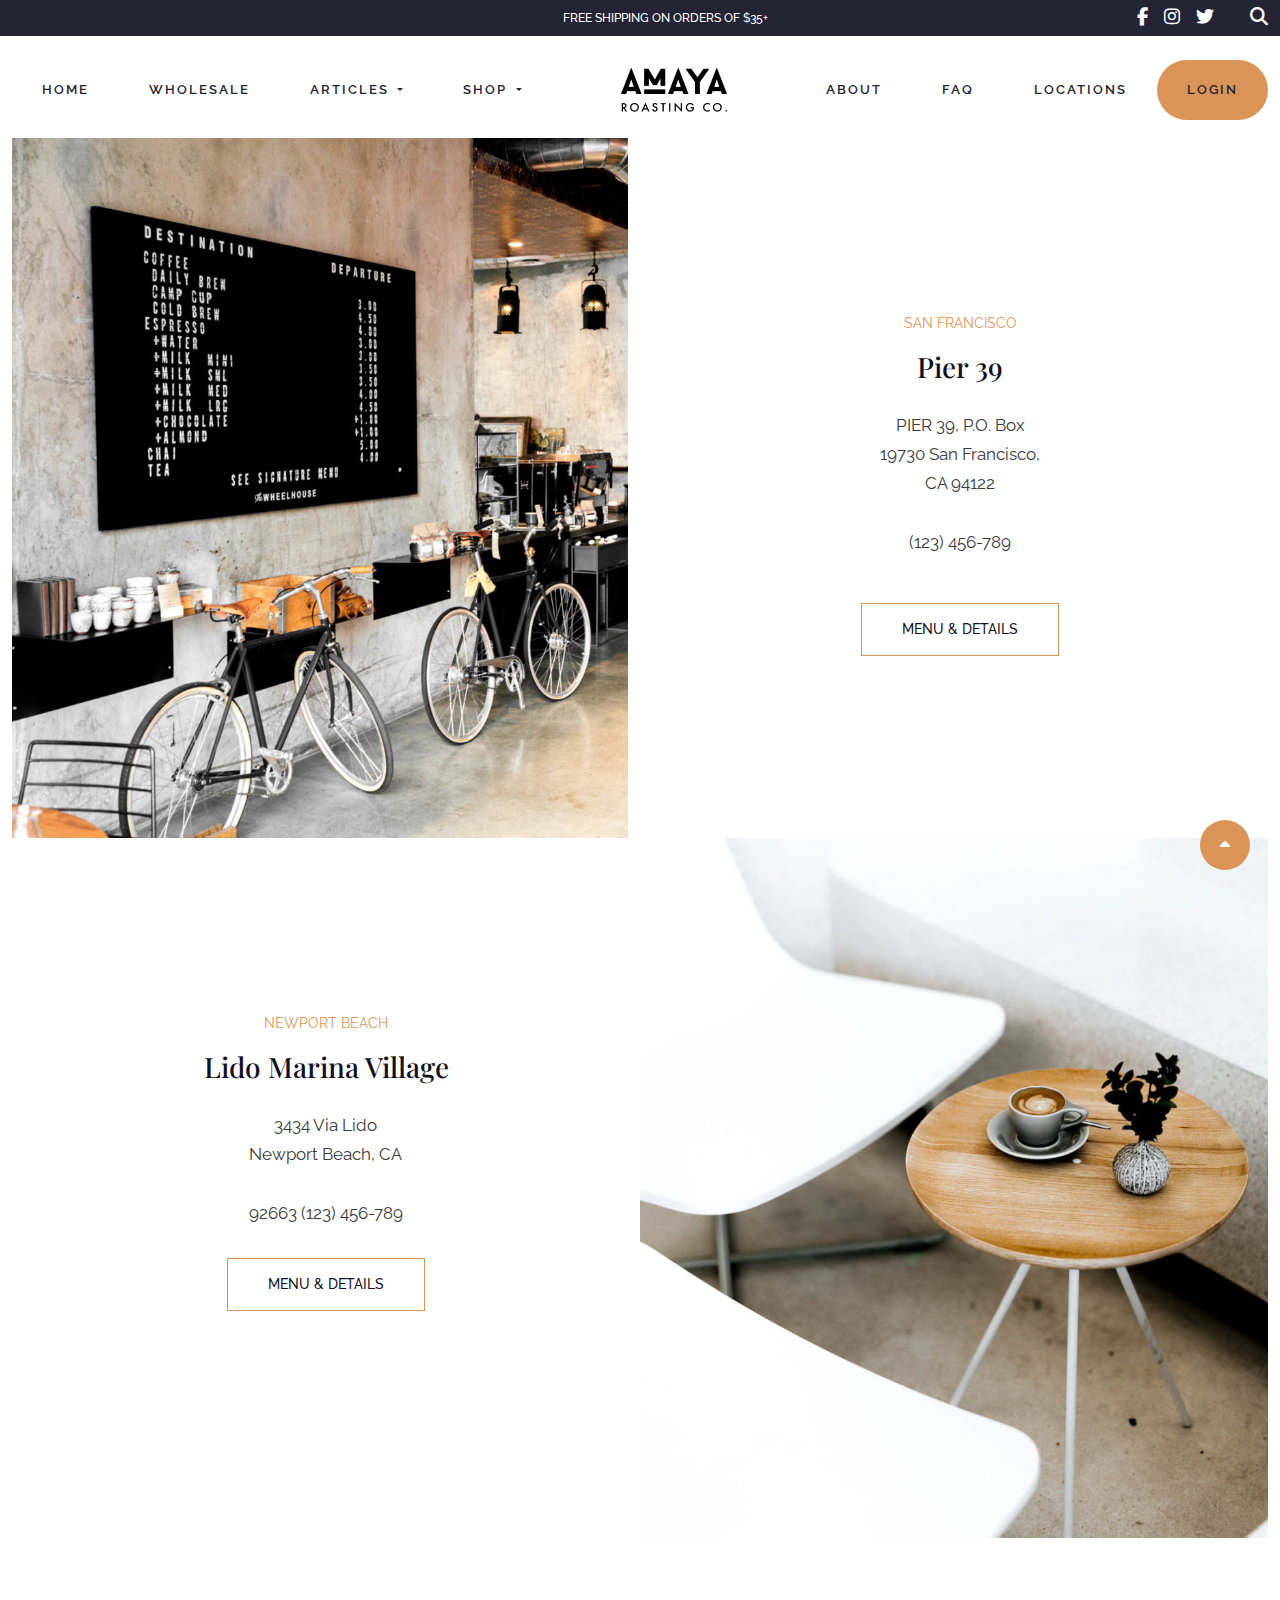
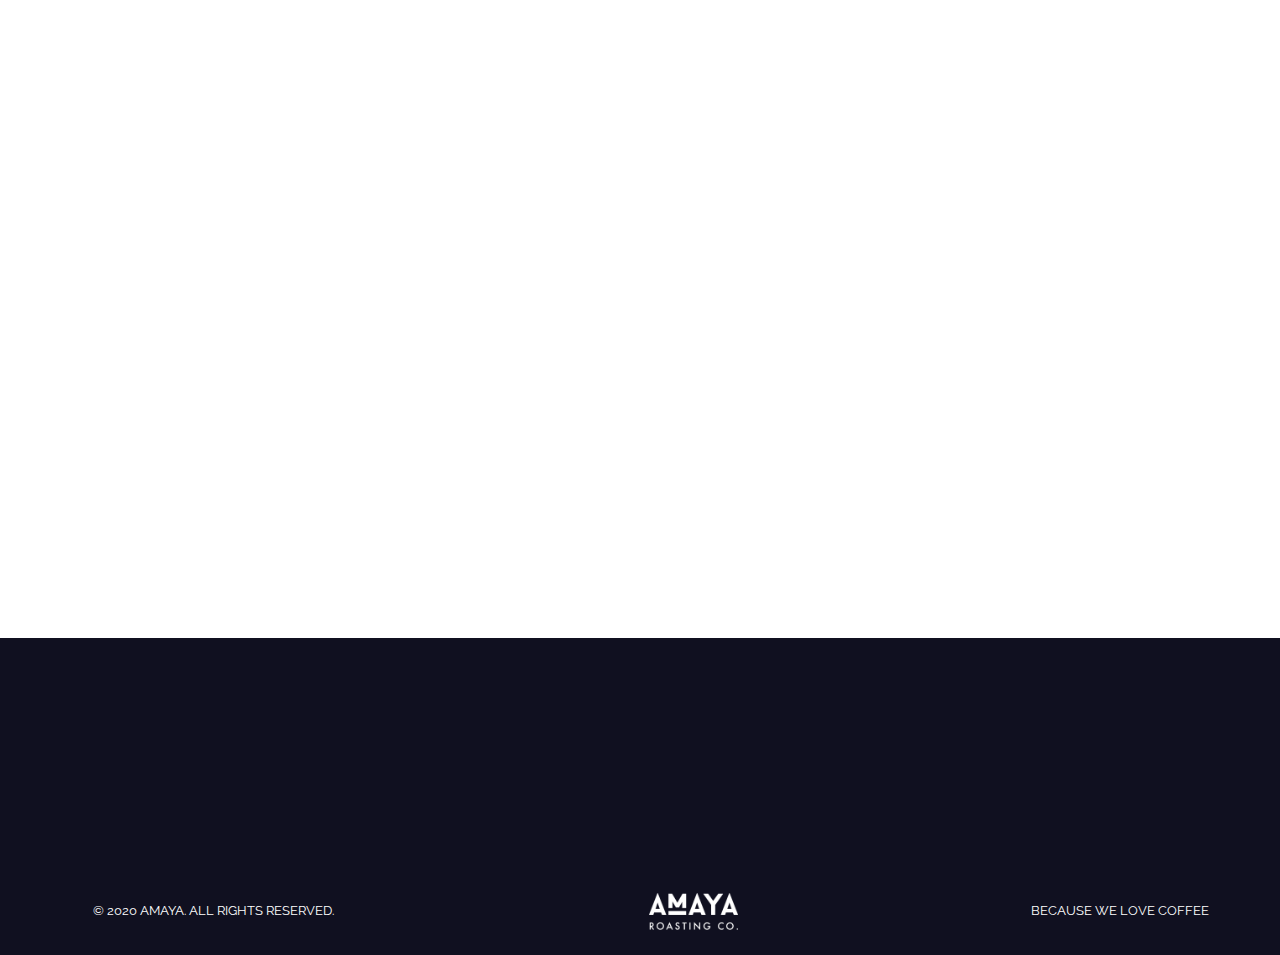
<file: locations.html>
<!DOCTYPE html>
<html lang="en">

<head>
    <meta charset="UTF-8">
    <meta name="viewport" content="width=device-width, initial-scale=1.0">
    <title>LOCATIONS</title>
    <link rel="stylesheet" href="https://cdnjs.cloudflare.com/ajax/libs/font-awesome/6.4.2/css/all.min.css">
    <link
        href="https://fonts.googleapis.com/css2?family=Playfair+Display:ital,wght@0,400;0,500;0,600;0,700;0,800;0,900;1,400;1,500;1,600;1,700;1,800;1,900&family=Raleway:ital,wght@0,300;0,400;0,500;0,600;0,700;0,800;0,900;1,300;1,400;1,500;1,600;1,700;1,800;1,900&display=swap"
        rel="stylesheet">
    <link rel="stylesheet" href="./css/animate.css">
    <link rel="shortcut icon" href="./img/Amaya-logo.png" type="image/x-icon">
    <link rel="stylesheet" href="./css/main.css">
</head>

<body>

    <header>
        <div class="head-all">
            <div class="head-text  wow fadeInLeft ">
                <p class="head-p1">FREE SHIPPING ON ORDERS OF $35+</p>
            </div>

            <div class="head-icons wow fadeInRight">

                <a href="#"><i class="fa-brands fa-facebook-f"></i></a>
                <a href="#"><i class="fa-brands fa-instagram"></i></a>
                <a href="#"><i class="fa-brands fa-twitter"></i></a>
                <a class="a1" href="#"><i class="fa-solid fa-magnifying-glass"></i></a>
            </div>

        </div>

        </div>
    </header>


    <section class="part1">
        <div class="conatiner">
            <div class="part1-navbar">

                <nav class="navbar navbar-expand-lg pt-4">
                    <div class="container-fluid">
                        <button class="navbar-toggler" type="button" data-bs-toggle="collapse"
                            data-bs-target="#navbarSupportedContent" aria-controls="navbarSupportedContent"
                            aria-expanded="false" aria-label="Toggle navigation">
                            <span class="navbar-toggler-icon"></span>
                        </button>
                        <div class="collapse navbar-collapse" id="navbarSupportedContent">
                            <ul class="navbar-nav me-auto mb-2 mb-lg-0 p-0  wow fadeInleft">
                                <li class="nav-item">
                                    <a class="nav-link " aria-current="page" href="./index.html">HOME</a>
                                </li>
                                <li class="nav-item">
                                    <a class="nav-link" href="./wholesale.html">WHOLESALE</a>
                                </li>
                                <li class="nav-item dropdown">
                                    <a class="nav-link dropdown-toggle" href="#" role="button" data-bs-toggle="dropdown"
                                        aria-expanded="false">
                                        ARTICLES
                                    </a>
                                    <ul class="dropdown-menu">
                                        <li><a class="dropdown-item1" href="#">REGULAR POST WITH SIDEBAR</a></li>
                                        <li><a class="dropdown-item1" href="#">SIDEBAR BELOW TITLE</a></li>
                                        <li><a class="dropdown-item1 dropdown-item3" href="#">SIDEBAR BELOW FEATURED
                                                IMAGE</a></li>
                                    </ul>
                                </li>
                                <li class="nav-item dropdown  wow fadeInLeft">
                                    <a class="nav-link dropdown-toggle shop" href="./shope.html" role="button"
                                        data-bs-toggle="dropdown" aria-expanded="false">
                                        SHOP
                                    </a>
                                    <ul class="dropdown-menu menu-shop">
                                        <li><a class="dropdown-item" href="#">CART</a></li>
                                    </ul>
                                </li>

                            </ul>
                            <div class="nav-img wow pulse">
                                <img src="./img/Amaya-logo.png" alt="">
                            </div>


                            <ul class="navbar-nav ms-auto mb-2 mb-lg-0  wow fadeInRight">


                                <li class="nav-item">
                                    <a class="nav-link active" aria-current="page" href="./about.html">ABOUT</a>
                                </li>

                                <li class="nav-item">
                                    <a class="nav-link active" aria-current="page" href="./faq.html">FAQ</a>
                                </li>

                                <li class="nav-item">
                                    <a class="nav-link active" aria-current="page" href="./locations.html">LOCATIONS</a>
                                </li>

                                <li class="nav-item part1-btn-login ">
                                    <a class="nav-link nav-login" aria-current="page" href="./login.html">LOGIN</a>
                                </li>
                            </ul>

                        </div>

                    </div>
                </nav>




            </div>
        </div>
    </section>
















    <div class="part2-location">
        <div class="container-fluid">
            <div class="row">
                <div class="col-lg-6 col-md-7 col-sm-7 wow fadeInLeft">
                    <div class="part2-location-img location-img1">
                    </div>
                </div>
                <div class="col-lg-6 col-md-5 col-sm-5 wow fadeInRight">
                    <div class="part2-location-text">
                        <p class="part2-location-p1">SAN FRANCISCO</p>
                        <h3>Pier 39</h3>
                        <p class="part2-location-p2">PIER 39, P.O. Box 19730
                            San Francisco, CA 94122 <span class="part2-location-s1">(123) 456-789</span></p>
                        <a href="#">MENU & DETAILS</a>
                    </div>
                </div>

                <div class="col-lg-12 col-md-7 col-sm-7 wow fadeInRight d-lg-flex flex-lg-row-reverse">
                    <div class="col-lg-6 col-md-5 col-sm-5 wow fadeInLeft ">
                        <div class="part2-location-img  location-img2">
                        </div>
                    </div>

                    <div class="col-lg-6 col-md-5 col-sm-5 wow fadeInLeft">
                        <div class="part2-location-text">
                            <p class="part2-location-p1 ">NEWPORT BEACH</p>
                            <h3>Lido Marina Village</h3>
                            <p class="part2-location-p2 location-p2">3434 Via Lido
                                Newport Beach, CA 92663 <span class="part2-location-s1">(123) 456-789</span></p>
                            <a href="#">MENU & DETAILS</a>
                        </div>
                    </div>
                </div>




                <div class="col-lg-6 col-md-7 col-sm-7 wow fadeInLeft">
                    <div class="part2-location-img location-img3">
                    </div>
                </div>
                <div class="col-lg-6 col-md-5 col-sm-5 wow fadeInRight">
                    <div class="part2-location-text">
                        <p class="part2-location-p1">SUN CITY</p>
                        <h3>Burlington Road</h3>
                        <p class="part2-location-p2">80 Burlington Rd,
                            Sun City, CA 94019 <span class="part2-location-s1">(123) 456-789</span></p>
                        <a href="#">MENU & DETAILS</a>
                    </div>
                </div>
            </div>
        </div>
    </div>
    <!-- start-footer  -->

    <footer>
        <div class="container">
            <div class="foot-texts">
                <div class="row justify-content-around">

                    <div class="col-lg-2 col-md-3 col-sm-12 text-sm-center wow slideInLeft">
                        <div class="foot-list">
                            <h2>about</h2>
                            <ul>
                                <li>
                                    <a href="#">THE COMPANY</a>
                                </li>

                                <li>
                                    <a href="./faq.html">FAQ</a>
                                </li>

                                <li>
                                    <a href="#">PRIVACY POLICY</a>
                                </li>
                            </ul>
                        </div>
                    </div>

                    <div class="col-lg-2 col-md-4 col-sm-12 text-sm-center wow fadeInUp">

                        <div class="foot-list">
                            <h2>locations</h2>
                            <ul>
                                <li>
                                    <a href="#">SAN FRANCISCO</a>
                                </li>

                                <li>
                                    <a href="#">NEWPORT BEACH</a>
                                </li>

                                <li>
                                    <a href="#">SUN CITY</a>
                                </li>
                            </ul>
                        </div>
                    </div>

                    <div class="col-lg-2 col-md-4 col-sm-12 wow slideInRight">
                        <div class="foot-list list3">
                            <h2>FOLLOW ALONG</h2>
                            <a href="#"><i class="fa-brands fa-facebook-f"></i></a>
                            <a href="#"><i class="fa-brands fa-instagram"></i></a>
                            <a class="a1" href="#"><i class="fa-solid fa-magnifying-glass"></i></a>
                        </div>
                    </div>
                </div>
            </div>
        </div>

        <div class="foot-bottom">
            <div class="container-fluid">
                <div class="row justify-content-between align-items-baseline">
                    <div class="col-lg-4 col-md-4 col-sm-12 pb-sm-2">
                        <p>&copy; 2020 AMAYA. ALL RIGHTS RESERVED.</p>
                    </div>
                    <div class="col-lg-3 col-md-4 col-sm-12 pb-sm-2">
                        <img src="./img/Amaya-logo-white-1.png" alt="">
                    </div>
                    <div class="col-lg-3 col-md-4 col-sm-12 pt-sm-2">
                        <p>BECAUSE WE LOVE COFFEE</p>
                    </div>
                </div>
            </div>
        </div>
    </footer>
    <!-- end-footer  -->
    <div class="btn-click">
        <a href="#"><i class="fa-solid fa-caret-up"></i></a>
    </div>

    <script src="./js/wow.min.js"></script>
    <script>new WOW().init();</script>
    <script src="./js/bootstrap.bundle.min.js"></script>
</body>

</html>
</file>
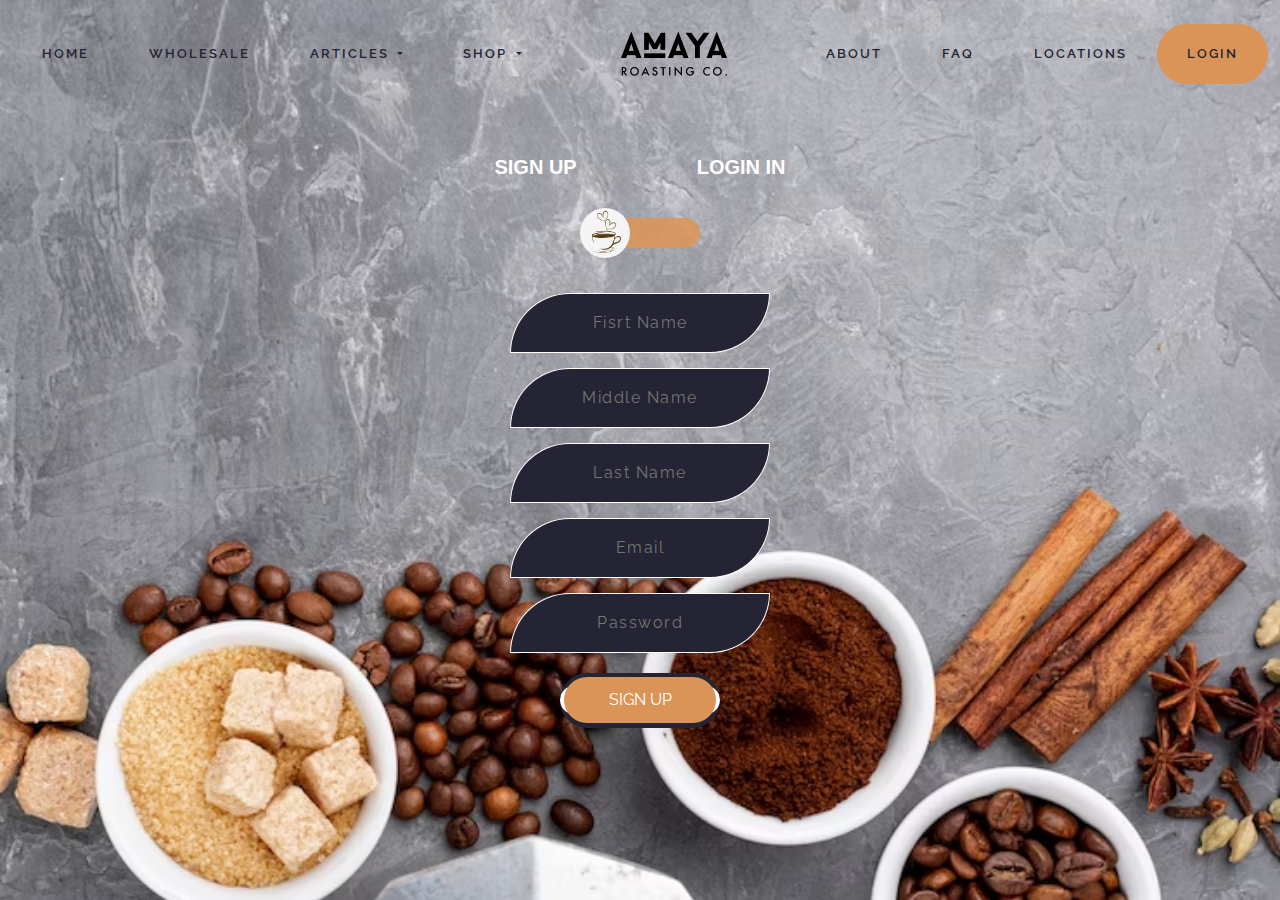
<file: login.html>
<!DOCTYPE html>
<html lang="en">

<head>
    <meta charset="UTF-8">
    <meta name="viewport" content="width=device-width, initial-scale=1.0">
    <title>LOGIN</title>
    <link rel="stylesheet" href="https://cdnjs.cloudflare.com/ajax/libs/font-awesome/6.4.2/css/all.min.css">
    <link
        href="https://fonts.googleapis.com/css2?family=Playfair+Display:ital,wght@0,400;0,500;0,600;0,700;0,800;0,900;1,400;1,500;1,600;1,700;1,800;1,900&family=Raleway:ital,wght@0,300;0,400;0,500;0,600;0,700;0,800;0,900;1,300;1,400;1,500;1,600;1,700;1,800;1,900&display=swap"
        rel="stylesheet">
    <link rel="stylesheet" href="./css/main.css">
</head>

<body>
    <section class="login">


        <!-- start-part1 -->
        <section class="part1">
            <div class="conatiner">
                <div class="part1-navbar">
    
                    <nav class="navbar navbar-expand-lg pt-4 ">
                        <div class="container-fluid">
                            <button class="navbar-toggler" type="button" data-bs-toggle="collapse"
                                data-bs-target="#navbarSupportedContent" aria-controls="navbarSupportedContent"
                                aria-expanded="false" aria-label="Toggle navigation">
                                <span class="navbar-toggler-icon"></span>
                            </button>
                            <div class="collapse navbar-collapse" id="navbarSupportedContent">
                                <ul class="navbar-nav me-auto mb-2 mb-lg-0">
                                    <li class="nav-item">
                                        <a class="nav-link " aria-current="page" href="./index.html">HOME</a>
                                    </li>
                                    <li class="nav-item">
                                        <a class="nav-link" href="./wholesale.html">WHOLESALE</a>
                                    </li>
                                    <li class="nav-item dropdown">
                                        <a class="nav-link dropdown-toggle" href="#" role="button" data-bs-toggle="dropdown"
                                            aria-expanded="false">
                                            ARTICLES
                                        </a>
                                        <ul class="dropdown-menu m1">
                                            <li><a class="dropdown-item1" href="#">REGULAR POST WITH SIDEBAR</a></li>
                                            <li><a class="dropdown-item1" href="#">SIDEBAR BELOW TITLE</a></li>
                                            <li><a class="dropdown-item1 dropdown-item3" href="#">SIDEBAR BELOW FEATURED
                                                    IMAGE</a></li>
                                        </ul>
                                    </li>
                                    <li class="nav-item dropdown">
                                        <a class="nav-link dropdown-toggle shop" href="./shope.html" role="button"
                                            data-bs-toggle="dropdown" aria-expanded="false">
                                            SHOP
                                        </a>
                                        <ul class="dropdown-menu menu-shop">
                                            <li><a class="dropdown-item" href="#">CART</a></li>
                                        </ul>
                                    </li>
    
                                </ul>
                                <div class="nav-img">
                                    <img src="./img/Amaya-logo.png" alt="">
                                </div>
    
    
                                <ul class="navbar-nav ms-auto mb-2 mb-lg-0">
    
    
                                    <li class="nav-item">
                                        <a class="nav-link active" aria-current="page" href="./about.html">ABOUT</a>
                                    </li>
    
                                    <li class="nav-item">
                                        <a class="nav-link active" aria-current="page" href="./faq.html">FAQ</a>
                                    </li>
    
                                    <li class="nav-item">
                                        <a class="nav-link active" aria-current="page" href="./locations.html">LOCATIONS</a>
                                    </li>
                                    <li class="nav-item part1-btn-login text-center">
                                        <a class="nav-link active" aria-current="page" href="./login.html">LOGIN</a>
                                    </li>
                                </ul>
    
                            </div>
    
                        </div>
                    </nav>
    
    
    
                </div>
    
            </div>
        </section>
        <!-- end-part1 -->



        <!-- start-part2 -->
        <div class="login-texts">
            <P>SIGN UP</P>
            <p>LOGIN IN</p>
        </div>
        <!-- end-part2 -->



        <!-- start-part3 -->
        <div class="login-btn">
            <input class="checkbox" type="checkbox" id="check">
            <label for="check" class="button"></label>

            <div class="login-p">
                <div class="logins login-login-in">

                    <input type="text" name="first-name" id="" placeholder="Fisrt Name">


                    <input type="text" name="Middle-name" id="" placeholder="Middle Name">


                    <input type="text" name="last-name" id="" placeholder="Last Name">

                    <input type="Email" name="email" id="" placeholder="Email">

                    <input type="password" name="password" id="" placeholder="Password">
                    <a class="btn-sign-up" href="#">SIGN UP</a>

                </div>

                <div class="logins login-sign-up">


                    <input type="Email" name="email" id="" placeholder="Email">

                    <input type="password" name="password" id="" placeholder="Password">
                    <div class="btn-link"> 
                        <a class="l" href="#">SIGN UP</a>
                    </div>

                </div>


            </div>
        </div>
        <!-- end-part3 -->

        <script src="./js/wow.min.js"></script>
        <script>new WOW().init();</script>
        <script src="./js/bootstrap.bundle.min.js"></script>
</body>

</html>
</file>
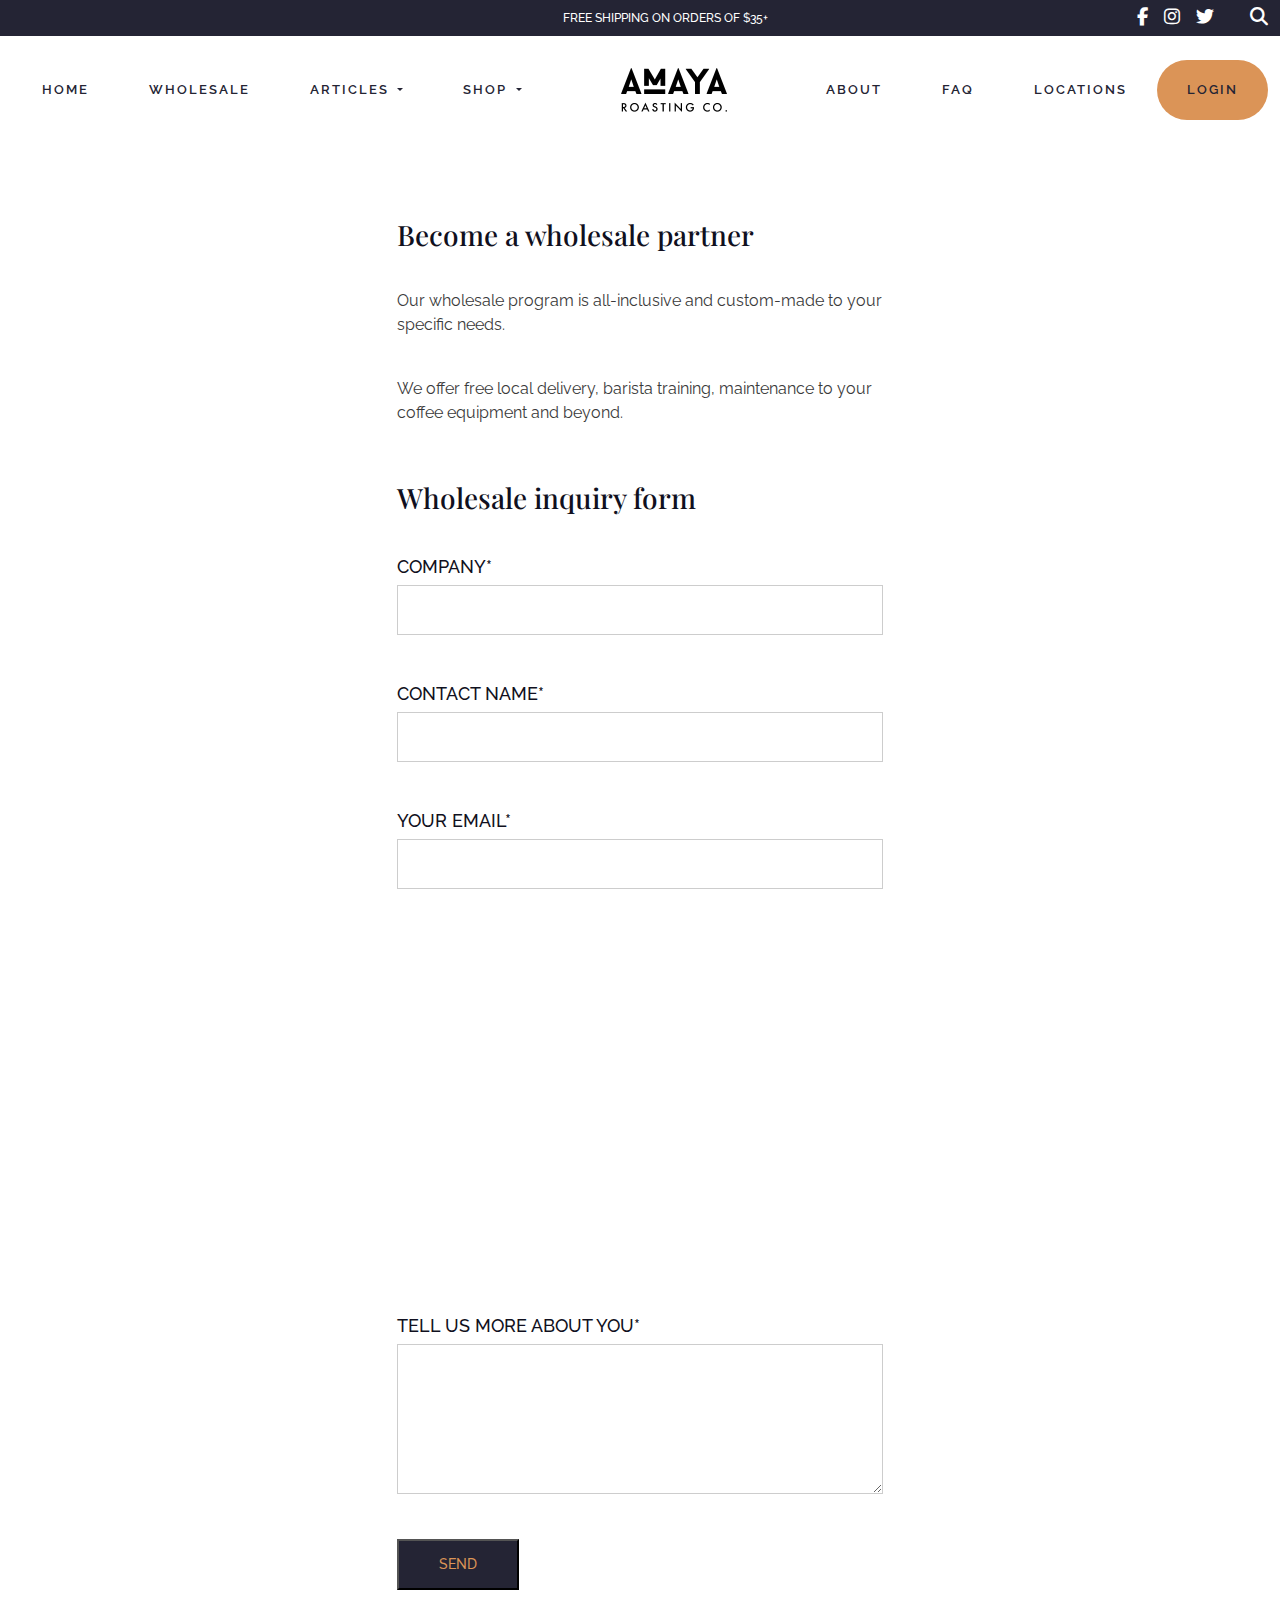
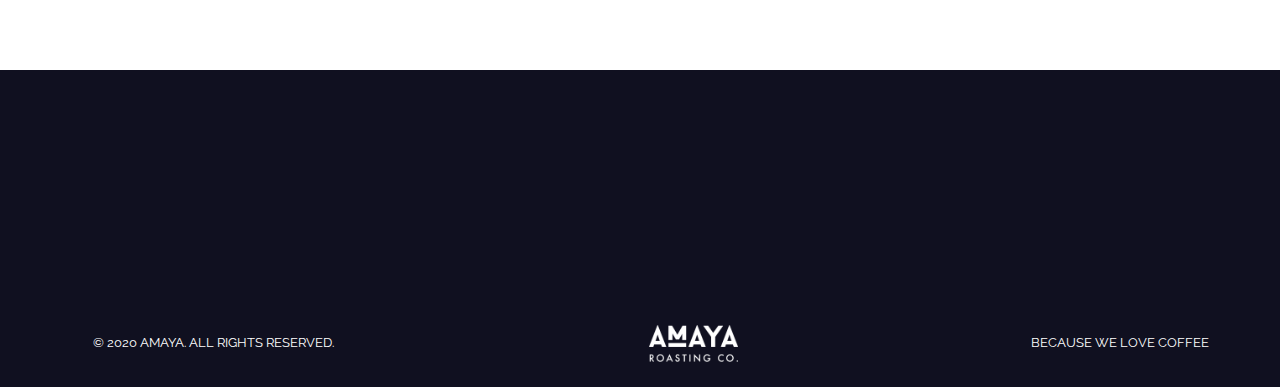
<file: wholesale.html>
<!DOCTYPE html>
<html lang="en">

<head>
    <meta charset="UTF-8">
    <meta name="viewport" content="width=device-width, initial-scale=1.0">
    <title>wholesale</title>
    <link rel="stylesheet" href="https://cdnjs.cloudflare.com/ajax/libs/font-awesome/6.4.2/css/all.min.css">
    <link
        href="https://fonts.googleapis.com/css2?family=Playfair+Display:ital,wght@0,400;0,500;0,600;0,700;0,800;0,900;1,400;1,500;1,600;1,700;1,800;1,900&family=Raleway:ital,wght@0,300;0,400;0,500;0,600;0,700;0,800;0,900;1,300;1,400;1,500;1,600;1,700;1,800;1,900&display=swap"
        rel="stylesheet">
    <link rel="stylesheet" href="./css/animate.css">

    <link rel="shortcut icon" href="./img/Amaya-logo.png" type="image/x-icon">
    <link rel="stylesheet" href="./css/main.css">
</head>

<body>
    <header>
        <div class="head-all">
            <div class="head-text  wow fadeInLeft ">
                <p class="head-p1">FREE SHIPPING ON ORDERS OF $35+</p>
            </div>

            <div class="head-icons wow fadeInRight">

                <a href="#"><i class="fa-brands fa-facebook-f"></i></a>
                <a href="#"><i class="fa-brands fa-instagram"></i></a>
                <a href="#"><i class="fa-brands fa-twitter"></i></a>
                <a class="a1" href="#"><i class="fa-solid fa-magnifying-glass"></i></a>
            </div>

        </div>

        </div>
    </header>


    <section class="part1-wholesale">
        <div class="conatiner">
            <div class="part1-navbar">

                <nav class="navbar navbar-expand-lg pt-4">
                    <div class="container-fluid">
                        <button class="navbar-toggler" type="button" data-bs-toggle="collapse"
                            data-bs-target="#navbarSupportedContent" aria-controls="navbarSupportedContent"
                            aria-expanded="false" aria-label="Toggle navigation">
                            <span class="navbar-toggler-icon"></span>
                        </button>
                        <div class="collapse navbar-collapse" id="navbarSupportedContent">
                            <ul class="navbar-nav me-auto mb-2 mb-lg-0 p-0  wow fadeInleft">
                                <li class="nav-item">
                                    <a class="nav-link " aria-current="page" href="./index.html">HOME</a>
                                </li>
                                <li class="nav-item">
                                    <a class="nav-link" href="./wholesale.html">WHOLESALE</a>
                                </li>
                                <li class="nav-item dropdown">
                                    <a class="nav-link dropdown-toggle" href="#" role="button" data-bs-toggle="dropdown"
                                        aria-expanded="false">
                                        ARTICLES
                                    </a>
                                    <ul class="dropdown-menu">
                                        <li><a class="dropdown-item1" href="#">REGULAR POST WITH SIDEBAR</a></li>
                                        <li><a class="dropdown-item1" href="#">SIDEBAR BELOW TITLE</a></li>
                                        <li><a class="dropdown-item1 dropdown-item3" href="#">SIDEBAR BELOW FEATURED
                                                IMAGE</a></li>
                                    </ul>
                                </li>
                                <li class="nav-item dropdown  wow fadeInLeft">
                                    <a class="nav-link dropdown-toggle shop" href="./shope.html" role="button"
                                        data-bs-toggle="dropdown" aria-expanded="false">
                                        SHOP
                                    </a>
                                    <ul class="dropdown-menu menu-shop">
                                        <li><a class="dropdown-item" href="#">CART</a></li>
                                    </ul>
                                </li>

                            </ul>
                            <div class="nav-img wow pulse">
                                <img src="./img/Amaya-logo.png" alt="">
                            </div>


                            <ul class="navbar-nav ms-auto mb-2 mb-lg-0  wow fadeInRight">


                                <li class="nav-item">
                                    <a class="nav-link active" aria-current="page" href="./about.html">ABOUT</a>
                                </li>

                                <li class="nav-item">
                                    <a class="nav-link active" aria-current="page" href="./faq.html">FAQ</a>
                                </li>

                                <li class="nav-item">
                                    <a class="nav-link active" aria-current="page" href="./locations.html">LOCATIONS</a>
                                </li>

                                <li class="nav-item part1-btn-login ">
                                    <a class="nav-link nav-login" aria-current="page" href="./login.html">LOGIN</a>
                                </li>
                            </ul>

                        </div>

                    </div>
                </nav>




            </div>
        </div>
    </section>






    <section class="part2-wholesale wow backInUp">
        <div class="part2-wholesale-text">
            <h2>Become a wholesale partner</h2>
            <p>Our wholesale program is all-inclusive and custom-made to your specific needs.

                <span class="part2-wholesale-s1">We offer free local delivery, barista training, maintenance to your
                    coffee equipment and beyond.</span>
            </p>

            <div class="part2-wholesale-inputs">
                <h2>Wholesale inquiry form</h2>
                <div class="input wow fadeInRight">
                    <label for="">COMPANY*</label>
                    <input type="text" name="" id="" value="" required>
                </div>

                <div class="input wow fadeInLeft">
                    <label for="">CONTACT NAME*</label>
                    <input type="text" name="" id="" value="" required>
                </div>

                <div class="input wow fadeInRight">
                    <label for="">YOUR EMAIL*</label>
                    <input type="text" name="" id="" value="" required>
                </div>

                <div class="input wow fadeInLeft">
                    <label for="">PHONE*</label>
                    <input type="text" name="" id="" value="" required>
                </div>

                <div class="input wow fadeInRight">
                    <label for="">COMPANY*</label>
                    <input type="text" name="" id="" value="" required>
                </div>


                <div class="input wow fadeInLeft">
                    <label for="">BUSINESS TYPE*</label>
                    <select name="" id="" required>
                        <option value="Cafe">Cafe</option>
                        <option value="Restauant">Restauant</option>
                        <option value="Office">Office</option>
                        <option value="Other">Other</option>
                    </select>
                </div>

                <div class="input">
                    <label for="">TELL US MORE ABOUT YOU*</label>
                    <textarea name="" id=""></textarea>
                </div>

                <button type="submit">SEND</button>
            </div>
        </div>
    </section>
    <!-- start-footer  -->
    <footer>
        <div class="container">
            <div class="foot-texts">
                <div class="row justify-content-around">

                    <div class="col-lg-2 col-md-3 col-sm-12 text-sm-center wow slideInLeft">
                        <div class="foot-list">
                            <h2>about</h2>
                            <ul>
                                <li>
                                    <a href="#">THE COMPANY</a>
                                </li>

                                <li>
                                    <a href="./faq.html">FAQ</a>
                                </li>

                                <li>
                                    <a href="#">PRIVACY POLICY</a>
                                </li>
                            </ul>
                        </div>
                    </div>

                    <div class="col-lg-2 col-md-4 col-sm-12 text-sm-center wow fadeInUp">

                        <div class="foot-list">
                            <h2>locations</h2>
                            <ul>
                                <li>
                                    <a href="#">SAN FRANCISCO</a>
                                </li>

                                <li>
                                    <a href="#">NEWPORT BEACH</a>
                                </li>

                                <li>
                                    <a href="#">SUN CITY</a>
                                </li>
                            </ul>
                        </div>
                    </div>

                    <div class="col-lg-2 col-md-4 col-sm-12 wow slideInRight">
                        <div class="foot-list list3">
                            <h2>FOLLOW ALONG</h2>
                            <a href="#"><i class="fa-brands fa-facebook-f"></i></a>
                            <a href="#"><i class="fa-brands fa-instagram"></i></a>
                            <a class="a1" href="#"><i class="fa-solid fa-magnifying-glass"></i></a>
                        </div>
                    </div>
                </div>
            </div>
        </div>

        <div class="foot-bottom">
            <div class="container-fluid">
                <div class="row justify-content-between align-items-baseline">
                    <div class="col-lg-4 col-md-4 col-sm-12 pb-sm-2">
                        <p>&copy; 2020 AMAYA. ALL RIGHTS RESERVED.</p>
                    </div>
                    <div class="col-lg-3 col-md-4 col-sm-12 pb-sm-2">
                        <img src="./img/Amaya-logo-white-1.png" alt="">
                    </div>
                    <div class="col-lg-3 col-md-4 col-sm-12 pt-sm-2">
                        <p>BECAUSE WE LOVE COFFEE</p>
                    </div>
                </div>
            </div>
        </div>
    </footer>
    <!-- end-footer  -->


    <script src="./js/wow.min.js"></script>
    <script>new WOW().init();</script>
    <script src="./js/bootstrap.bundle.min.js"></script>
</body>

</html>
</file>
<file: css/main.css>
@import url(./bootstrap.min.css);

* {
    padding: 0;
    margin: 0;
    box-sizing: border-box;
}

ul {
    padding-left: 0;
}

body {
    font-family: 'Raleway', sans-serif;
}

img {
    width: 100%;
}

a {
    text-decoration: none;
}

/* start-header */
header {
    padding: 6px 0;
    background-color: #242434;
    color: white;
    position: relative;
}

header .head-all {
    display: flex;
    flex-flow: row-reverse wrap;
    align-items: center;
}

header .head-all .head-text {
    position: absolute;
    right: 40%;
}

header .head-all .head-text .head-p1 {
    margin-bottom: 0;
    font-weight: 500;
    font-size: 12px;
}

header .head-all .head-icons a {
    color: white;
}

header .head-all .head-icons i {
    padding-right: 12px;
    font-size: 18px;
}

header .head-all .head-icons .a1 {
    margin-left: 20px;
}

header .head-all .head-icons i:hover {
    color: #DB9457;
}

/* end header */





/* start part1 */
.part1 .part1-img {
    height: 750px;
    background-image: url(../img/main-hero-coffee-cup.jpg);
    background-position: center;
    background-size: cover;
}

.collapse .nav-img {
    text-align: center;
}

.collapse .nav-img img {
    width: 50%;
}

.collapse .navbar-nav li .nav-link {
    padding: 20px 30px;
    font-size: 13px;
    font-weight: 600;
    letter-spacing: 2px;
    color: #242434;
}

.part1-btn-login a {
    background-color: #DB9457;
    border-radius: 50px;
}

.navbar-nav .part1-btn-login a:hover {
    background-color: #242434;
}

.collapse .navbar-nav li .nav-link:hover {
    color: #DB9457;
}

.dropdown-menu {
    background-color: #242434;
    width: 250px;
    height: 250px;
}

.dropdown-menu li .dropdown-item1 {
    display: block;
    line-height: 1.8;
    width: 70%;
    margin: 20px;
    font-size: 14px;
    color: #cecdcd;
    font-weight: 600;
    padding-bottom: 16px;
    text-decoration: none;
    position: relative;

}

.dropdown-menu li .dropdown-item1::after {
    content: "";
    position: absolute;
    left: 0;
    bottom: 0;
    width: 10%;
    border-bottom: 1px solid #E2DDD9;
}

.dropdown-menu li .dropdown-item3::after {
    border-bottom: transparent;
}

.dropdown-menu li .dropdown-item1:hover {
    color: #DB9457;
}

.menu-shop {
    width: 50px;
    height: 50px;
}

.menu-shop .dropdown-item {
    font-size: 14px;
    font-weight: 600;
    color: #E2DDD9;
    background-color: transparent;

}

.menu-shop .dropdown-item:hover {
    color: #DB9457;
}

.part1-navbar {
    padding-bottom: 10px;
}


.part1-texts {
    width: 50%;
    position: absolute;
    margin-top: 70px;
    transform: translate(100px, 80px);
}

.part1-texts span {
    display: inline-block;
    transform: rotate(270deg);
    position: relative;
    top: 188px;
    right: 170px;


}

.part1-texts .part1-text1 h1 {
    width: 53%;
    font-size: 53px;
    font-weight: 500;
    font-family: 'Playfair Display', serif;

}

.part1-texts p {
    width: 66%;
    line-height: 1.8;
    margin-top: 30px;
    padding-bottom: 30px;
}

.btn {
    padding: 0;
}

.btn a {
    padding: 10px 25px;
    background-color: transparent;
    border: 1px solid #DB9457;
    color: black;
    text-decoration: none;
    text-transform: uppercase;
    transition: all .5s;
}


.btn a:hover {
    color: white;
    background-color: #DB9457;
}

.part1-text1 {
    margin-left: 20px;

}



.part2 {
    text-align: center;
    margin-top: 80px;
}

.part2 .part2-p1 {
    color: #DB9457;
    font-size: 14px;
    font-weight: 400;
}

.part2 .part2-p2 {
    font-size: 17px;
    font-weight: 400;
    font-family: 'Raleway', sans-serif;
    padding-bottom: 70px;
}

.part2 h2 {
    font-family: 'Playfair Display', serif;
    font-weight: 400;
    font-size: 45px;
}

.line {
    height: 50px;
    width: 3px;
    margin: 20px auto;
    background-color: #DB9457;
}

.part2 .card {
    border: none;
    width: 95%;
}

.card-img-top {
    border-radius: 0px;
}

.card a {
    color: black;
    text-decoration: none;
}

.card .card-text1 {
    font-size: 17px;
    font-weight: 500;
    font-family: 'Playfair Display', serif;
}

.card .card-text2 {
    font-size: 14px;
    font-weight: 400;
    font-family: 'Raleway', sans-serif;

}

.card .card-text3 {
    margin-top: 30px;
    color: #DB9457;
    font-weight: 500;
    font-size: 14px;
    font-family: 'Raleway', sans-serif;
    visibility: hidden;
    opacity: 0;
    transform: translateY(0);
    transition: all .5s
}

.card:hover .card-text3 {
    visibility: visible;
    opacity: 1;
    transform: translateY(-3px);

}

.part3 {
    padding-top: 90px;
}






.part3-img {
    height: 500px;

    background-position: top;
    background-size: cover;
    position: relative;
    z-index: 1;
    text-align: center;
    display: flex;
    flex-flow: column wrap;
    justify-content: center;
    align-content: center;
    color: white;
    font-family: 'Raleway', sans-serif;
}

.img1 {
    background-image: url(../img/coffeebean-coffee-cup-black.jpg);
}

.img2 {
    background-image: url(../img/leaf.jpg);
    background-position: center;
}

.img3 {
    background-image: url(../img/coffeebean-iced-coffee-1.jpg);
}

.part3-img::after {
    content: "";
    position: absolute;
    width: 100%;
    height: 100%;
    inset: 0;
    background-color: rgba(0, 0, 0, 0.212);
    z-index: -1;
}

.part3-p1 {
    font-family: 'Raleway', sans-serif;
    font-size: 14px;
    font-weight: 500;
}

.part3-h3 {
    margin-top: 20px;
    font-family: 'Playfair Display', serif;
    font-size: 28px;
    font-weight: 500;
}

.part3-p2 {
    margin: 40px 0;
    font-size: 17px;
    font-weight: 400;
    font-family: 'Raleway', sans-serif;
}


.part3-img a {
    color: black;
    font-size: 14px;
    font-weight: 500;
    letter-spacing: 3px;
    text-decoration: none;
    width: 35%;
    padding: 10px 15px;
    margin: 0 auto;
    background-color: white;
    font-family: 'Raleway', sans-serif;
}

.part3-img a:hover {
    background-color: #242434;
    color: white;
}

.part4 {
    text-align: center;
    padding: 90px 0;
}

.part4-p1 {
    font-family: 'Playfair Display', serif;
    font-size: 45px;
    font-weight: 500;
}

.part4-p2 {
    width: 46%;
    margin: auto;
    line-height: 1.8;
    font-size: 17px;
    font-weight: 400;
    font-family: 'Raleway', sans-serif;
    padding-bottom: 50px;
}

.part5 {
    margin: 90px 0;
}

.part5-img {
    height: 210px;

    background-position: center;
    background-size: cover;
    position: relative;
}

.p5-img1 {
    background-image: url(../img/120195602_249178153140668_4124167805856436187_nlow.jpg);
}

.p5-img2 {
    background-image: url(../img/119886667_102416571596524_8435132330489653478_nlow.jpg);
}

.p5-img3 {
    background-image: url(../img/120132785_621075875245187_3739656102265052935_nlow.jpg);
}

.p5-img4 {
    background-image: url(../img/120133763_792102311603530_7871492403308681854_nlow.jpg);

}

.p5-img5 {
    background-image: url(../img/120031798_200401764795682_5230375972606461977_nlow.jpg);

}

.p5-img6 {
    background-image: url(../img/120176363_371642934002855_8797918585875241459_nlow.jpg);

}

.part5-img::after {
    content: "";
    position: absolute;
    width: 100%;
    height: 100%;
    inset: 0;
    transition: all .5s;
}

.part5-img:hover::after {
    background-color: rgba(122, 122, 122, 0.231);

}

.part6 {
    margin: 90px 0;
}

.part6-text {
    padding: 90px 0;
    background-color: #F6F6F7;
    text-align: center;

}

.part6-text h2 {
    font-family: 'Playfair Display', serif;
    font-size: 33px;
    font-weight: 500;
    padding-bottom: 30px;
}

.part6-p1 {
    font-family: 'Raleway', sans-serif;
    font-size: 17px;
    font-weight: 400;
    padding-bottom: 30px;
}

.part6-btn input {
    background-color: transparent;
    border: 1px solid #E6E6EA;
    text-align: center;
    padding: 15px 50px;
}

.part6-btn a {
    margin-left: 25px;
    padding: 15px 40px;
    background-color: #242434;
    border: 1px solid #242434;
    text-decoration: none;
    color: #DB9457;
}

.part6-btn a:hover {
    color: white;
    border: 1px solid #DB9457;
    background-color: #DB9457;
}

.part7 .part7-text {
    height: 300px;
    font-family: 'Raleway', sans-serif;
    display: flex;
    flex-flow: column wrap;
    justify-content: center;
    align-content: center;
    text-align: center;
}

.part7 .part7-text h2 {
    font-size: 17px;
    font-weight: 700;
    padding: 20px 0;
}

.part7 .part7-text p {
    font-size: 17px;
    font-weight: 400;
    color: #3a3a3b;
    width: 80%;
    margin: 0 auto;
}

.p7-background1 {
    background-color: #F6F6F7;
}

.p7-background2 {
    background-color: #E2DDD9;
}

.part7 .part7-text i {
    font-size: 43px;
}

.part7-text3 {
    padding-top: 25px;
}

.fa-leaf {
    margin-bottom: 20px;
}

footer {
    color: white;
    padding-top: 50px;
    text-transform: uppercase;
    background-color: #101020;
    text-align: center;
}

footer h2 {
    font-size: 18px;
    font-weight: 600;
    font-family: 'Raleway', sans-serif;

}

footer ul {
    text-align: center;

}

footer ul li {
    list-style-type: none;
}

footer ul li a {
    text-decoration: none;
    list-style-type: none;
    color: white;

}

.foot-list a {
    line-height: 2.5;
}

.foot-list a:hover {
    color: #DB9457;
}


.foot-list i {
    padding-right: 20px;
    font-size: 22px;
    color: white;
}

.foot-list i:hover {
    color: #DB9457;
}

.foot-texts {
    padding-bottom: 40px;
}

.foot-bottom {
    padding-bottom: 10px;
    font-size: 13px;
    font-weight: 400;
    font-family: 'Raleway', sans-serif;
}

.foot-bottom img {
    margin: auto;
    width: 30%;
}

/* aaaaaaaaaabbbbbbbbbbooooooooutttttt page */


.container-about {
    width: 95%;
    margin: auto;
}

.part1-about {
    box-shadow: 0 -2px #686868;
}

.part2-about {
    padding-bottom: 50px;
}

.part2-about-text {


    transform: translateY(80px);
    text-align: start;
}

.part2-about-p1 {
    color: #DB9457;
    font-weight: 500;
    letter-spacing: 2px;
}

.part2-about-h2 {
    padding-bottom: 30px;
    letter-spacing: 2px;
    position: relative;
}

.part2-about-h2::after {
    position: absolute;
    bottom: 0;
    left: 0;
    content: "";
    width: 40px;
    height: 3px;
    background-color: #DB9457;
}

.part2-about-p2 {
    width: 90%;
    margin-top: 30px;
    font-weight: 400;
    font-size: 17px;
    font-family: 'Raleway', sans-serif;
    color: #3A3A3B;
    line-height: 1.7;
}

.part2-about-s1 {
    display: inline-block;
    margin-top: 30px;
}


.part2-about-video video {
    width: 100%;
    height: 550PX;

}


.part3-about {
    padding: 20px;
    padding-bottom: 70px;
}

.part3-about-p1 {
    color: #DB9457;
    font-weight: 500;
    font-size: 14px;
    font-family: 'Raleway', sans-serif;
    padding-bottom: 20px;
}

.part3-about-texts {
    text-align: center;
}

.part3-about-texts h2 {
    width: 35%;
    margin: auto;
    font-size: 45px;
    font-weight: 500;
    padding-bottom: 30px;
    font-family: 'Playfair Display', serif;
}

.part3-about-p2 {
    width: 38%;
    margin: auto;
    line-height: 1.7;
    font-size: 17px;
    font-weight: 400;
    font-family: 'Raleway', sans-serif;
}

.part4-about-img {
    overflow: hidden;
}

.imgg {
    height: 350px;
    background-position: center;
    background-size: cover;
    transform: scale(1);
    transition: all .5s;
    overflow: hidden;
}

.imgg:hover {
    transform: scale(1.1);
}

.part4-about-img1 {
    height: 700px;
    background-image: url(../img/coffeebean-01-1600x1600.jpg);
}

.part4-about-img2 {
    background-image: url(../img/coffeebean-beans-7-1600x1539.jpg);
}

.part4-about-img3 {
    background-image: url(../img/coffeebean-beans-square.jpg);
}

.part4-about-img4 {
    background-image: url(../img/coffeebean-hero-coffeeshop.jpg);
}

.part5-about {
    padding-top: 90px;
}

.part5-about-img1 {
    height: 600px;
}

.part5-about-img1 {
    height: 800px;
    background-image: url(../img/coffeebean-beans-2.jpg);
    background-position: center;
    background-size: cover;
}

.part5-about-p1 {
    word-spacing: 2px;
    font-size: 14px;
    font-weight: 500;
    font-family: 'Raleway', sans-serif;
    color: #DB9457;
}

.part5-about-text .part5-about-h2 {
    margin-top: 20px;
    font-weight: 500;
    font-size: 45px;
    padding-bottom: 30px;
    font-family: 'Playfair Display', serif;
    position: relative;

}

.part5-about-h2::after {
    position: absolute;
    top: 100%;
    left: 0;
    content: "";
    width: 40px;
    height: 2px;
    background-color: #DB9457;
}





.part5-about-p2 {
    margin-top: 30px;
    font-family: 'Raleway', sans-serif;
    line-height: 1.7;
    font-size: 17px;
    font-weight: 400;
}

/* FFFFFFFFFAAAAAAAQQQQQQQ */
.part2-faq {
    padding-top: 90px;
    padding-bottom: 60px;
}

.part2-faq-texts {
    text-align: center;
    width: 40%;
    margin: auto;
}

.part2-faq-text1 p {
    font-family: 'Playfair Display', serif;
    font-size: 45px;
    font-weight: 500;
    padding-bottom: 20px;
}


.accordion-item button {
    font-family: 'Raleway', sans-serif;
    font-size: 18px;
    font-weight: 700;
}

.accordion-body {
    font-family: 'Raleway', sans-serif;
    text-align: start;
    font-size: 17px;
    font-weight: 400;
    color: #3a3a3b;
    line-height: 1.6;
}

/* wholesale */
.part1-wholesale .navbar {
    background-color: transparent;
}


.part2-wholesale {
    padding: 80px 0;
}

.part2-wholesale-text {
    margin: auto;
    width: 38%;
}

.part2-wholesale-text h2 {
    font-family: 'Playfair Display', serif;
    font-weight: 500;
    font-size: 28px;
    color: #101020;
    padding-bottom: 30px;
}

.part2-wholesale-text p {
    font-weight: 400;
    font-size: 16px;
    color: #3a3a3b;

}

.part2-wholesale-s1 {
    display: inline-block;
    padding: 40px 0;
}

.part2-wholesale-inputs .input {
    display: flex;
    flex-flow: column wrap;
    padding-bottom: 45px;
}

.part2-wholesale-inputs .input label {
    font-size: 18px;
    font-weight: 500;
    color: #101020;
    padding-bottom: 5px;
}

.part2-wholesale-inputs .input input,
select {
    padding: 12px 0;
    border: 1px solid #68686855;
}


.part2-wholesale-inputs button {
    padding: 13px 40px;
    background-color: #242434;
    color: #DB9457;
    font-size: 14px;
    font-weight: 500;
}

.part2-wholesale-inputs button:hover {
    background-color: #DB9457;
    color: #242434;
    border: 1px solid #DB9457;
}

.part2-wholesale-inputs .input textarea {
    width: 100%;
    max-height: 150px;
    min-height: 150px;
    border: 1px solid #68686855;

}





/* locations */
.part2-location-text {
    text-align: center;
    display: flex;
    flex-flow: column wrap;
    align-content: center;
    align-items: center;
    position: relative;
    top: 25%;
}

.part2-location-img {
    height: 700px;
    background-size: cover;
}

.location-img1 {
    background-image: url(../img/coffeebean-coffeeshop-1-1024x1024.jpg);
}

.location-img2 {
    background-image: url(../img/coffee-bean-cafe-1024x1024.jpg);
}

.location-img3 {
    background-image: url(../img/coffebean-location-3-1024x1024.jpg);
}

.part2-location-p1 {
    color: #DB9457;
    font-weight: 400;
    font-size: 14px;
}

.part2-location-text h3 {
    font-weight: 500;
    font-size: 28px;
    color: #101020;
    font-family: 'Playfair Display', serif;
}

.part2-location-p2 {
    margin-top: 20px;
    font-weight: 400;
    font-size: 17px;
    line-height: 1.7;
    color: #3a3a3b;
    width: 27%;
}

.part2-location-s1 {
    display: inline-block;
    margin: 30px 0;
    font-weight: 400;
    font-size: 17px;
    color: #3a3a3b;
}

.part2-location-text a {
    padding: 15px 40px;
    text-decoration: none;
    border: 1px solid #DB9457;
    background-color: transparent;
    color: #101020;
    font-size: 14px;
    font-weight: 500;
}

.part2-location-text a:hover {
    background-color: #DB9457;
    color: white;
}

.location-p2 {
    margin: 0 auto;
    width: 22%;
}

.part2-location-p2 {
    margin-top: 20px;
    font-weight: 400;
    font-size: 17px;
    line-height: 1.7;
    color: #3a3a3b;
    width: 27%;
}


/* ssssshhhhhhoooooopppppp */
.container-shop {
    width: 95%;
    margin: auto;
}

.nav-shop .nav .nav-item .nav-link {
    color: #010101;
}

.nav-shop .nav .nav-item .active {
    background-color: transparent;
}

.part2-shop .name-shop {
    text-align: center;
    padding-bottom: 40px;
}

.part2-shop .nav li {
    color: #101020;
    font-size: 16px;
    font-weight: 600;
    letter-spacing: 1px;
}


/* NOTESssssssssssssssssssss */
.colombia-text {
    font-weight: 400;
    color: #3a3a3b;
    font-size: 17px;
    margin-left: 30px;
    display: flex;
    flex-flow: column wrap;
    justify-content: center;
    align-items: start;
}

.colombia-text .colombia-name {
    font-size: 36px;
    color: #101020;
    font-family: 'Playfair Display', serif;
}

.colombia-text .colombia-price {
    font-size: 20px;
}





.colombia-text .colombia-note .note-name {
    display: block;
    font-weight: 700;
}

.colombia-text .colombia-select-size {
    padding-bottom: 15px;
}

.colombia-text .colombia-select-size label {
    padding-bottom: 5px;
    display: block;
    font-size: 12px;
    font-weight: 700;
    color: #101020;
}

.colombia-text .colombia-select-size select {
    width: 300px;
    height: 45px;

}

.colombia-text .colombia-select-size option {
    font-size: 14px;
    font-weight: 500;
}



.colombia-text .colombia-unit {
    display: block;
    width: 60px;
    height: 40px;
    text-align: center;
    border: 1px solid #68686840;
}

.colombia-text .btn {
    margin-top: 40px;
}



.part3-colombia .part3-colombia-texts {
    padding: 60px 0;
    text-align: center;
}

.part3-colombia-name {
    display: flex;
    justify-content: center;
}

.additional-name {
    font-size: 16px;
    display: inline-block;
    padding-bottom: 5px;
    border-bottom: 2px solid #101020;
}

.part3-colombia-texts .part3-colombia-text {
    margin-top: 20px;
    padding-top: 40px;
    text-align: center;
    border-top: 1px solid #E8E8E8;
    padding-left: 70px;
    display: flex;
    flex-flow: row wrap;
    justify-content: space-evenly;
}

.part4-cards {
    text-align: center;
}

.part4-cards .card {
    border: none;
    padding-right: 20px;
}

/* loginnnnnnnnn */
/* start-part1 */
.login {
    height: 900px;
    background-image: url(../img/top-view-coffee-with-copy-space_23-2148464826.avif);
    background-repeat: no-repeat;
    background-size: cover;
    background-position: center;
}

.part1-login .navbar .navbar-collapse ul li a {
    color: white;
}

/* end-part1 */



/* start-part1 */

.login .login-texts {
    margin-top: 50px;
    display: flex;
    justify-content: center;
}

.login .login-texts p {
    color: white;
    font-family: 'Franklin Gothic Medium', 'Arial Narrow', Arial, sans-serif;
    font-weight: 600;
    font-size: 20px;
    padding: 0 60px;
}

/* end-part1 */




/* start-part1 */


.login .login-btn {
    display: flex;
    flex-flow: column wrap;
    align-items: center;
    margin-top: 20px;
}

.login .login-btn .button {
    background-color: #db9557de;
    width: 120px;
    height: 30px;
    border-radius: 200px;
    cursor: pointer;
    position: relative;
    transition: 0.2s;
}

.login .login-btn .button::before {
    position: absolute;
    content: '';
    background-image: url(../img/pngtree-coffee-logo-png-image_2833186.jpg);
    background-position: center;
    background-size: cover;
    width: 50px;
    height: 50px;
    border-radius: 200px;
    transition: 0.2s;
    margin-top: -10px;
}

.checkbox:checked+.button::before {

    transform: translateX(70px);
}

input:checked+.button+.login-p .login-sign-up {
    display: block;
    color: red;
}

input:checked+.button+.login-p .login-login-in {
    display: none;
}

.checkbox {
    display: none;
}


.login-p {
    margin-top: 30px;
    text-align: center;
}

.login-sign-up {
    display: none;
}



.logins input {
    display: flex;
    flex-flow: column wrap;
    padding: 20px 30px;
    text-align: center;
    border-radius: 130px 0 130px 0;
    height: 60px;
    margin: 15px auto;
    color: white;
    letter-spacing: 1.5px;
    background-color: #242434;
    border: white 1px solid;
    animation-name: sd;
    animation-duration: 1.5s;
    animation-iteration-count: infinite;
    position: relative;
}


@keyframes sd {
    0% {}

    50% {
        border: #DB9457 2px solid;

    }

}



.logins a {
    width: 160px;
    height: 55px;
    margin: auto;
    border-radius: 50px;
    color: #ffffff;
    background-color: #242434;
    display: flex;
    justify-content: center;
    align-items: center;
    margin-top: 20px;
    position: relative;
    z-index: 1;
    overflow: hidden;
}


.logins a::before {
    content: "";
    position: absolute;
    background-color: #fff;
    width: 100%;
    height: 50%;
    border-radius: 50px;
    z-index: -1;
    animation: dd 5s linear infinite;

}


.logins a::after {
    content: "";
    position: absolute;
    background-color: #DB9457;
    width: 95%;
    height: 82%;
    border-radius: 50px;
    z-index: -1;
}

@keyframes dd {
    from {
        transform: rotate(0deg);
    }

    to {
        transform: rotate(360deg);
    }
}



.logins a:hover {
    color: white;
}

.login-p1 {
    color: #DB9457;
    font-size: 18px;
    font-weight: 600;
    margin-top: 25px;
}












.btn-click a {
    display: flex;
    align-items: center;
    justify-content: center;
    height: 50px;
    width: 50px;
    border-radius: 50%;
    background-color: #DB9457;
    position: fixed;
    right: 30px;
    bottom: 30px;
    text-align: center;
    z-index: 55;
}

.btn-click a i {
    color: white;
}

@media screen and (max-width:768px) {


    /* .navbar-collapse {
        height: 553px;
        padding-top: 30px;
        position: absolute;
        top: 65px;
        background-color: #ffffff;
        width: 700px;
        z-index: 6;
        border-radius: 5px;
    }

    .navbar-collapse .nav-img {
        position: absolute;
        top: -45px;
        left: 33%;
    }

    .navbar-nav .dropdown-menu {
        position: absolute;
        transform: translate(126px, -26px);
    }

    .collapse .navbar-nav li .nav-login {
        text-align: center;
    } */


    .part1-texts {
        width: 50%;
        position: absolute;
        margin-top: 70px;
        transform: translate(100px, -59px);
    }

    .part1-texts .part1-text1 h1 {
        width: 62%;
        font-size: 30px;
    }

    .part1-texts p {
        width: 84%;
        line-height: 1.8;
        margin-top: 30px;
        padding-bottom: 15px;
        font-size: 13px;
    }

    .part1 .part1-img {
        height: 91vh;
        background-position: center;
        background-size: contain;
        background-repeat: no-repeat;
    }


    .part1-texts span {
        display: inline-block;
        transform: rotate(270deg);
        position: relative;
        top: 140px;
        right: 140px;
        font-size: 13px;
    }



    .btn a {
        font-size: 12px;
        padding: 10px;
    }

    .navbar-toggler-icon {
        background-image: url(../img/coffee-cup.png);
    }

    .part4-p2 {
        width: 70%;

    }

    .foot-bottom p {
        font-size: 12px;
    }

    .part2-location-p2 {

        width: 65%;
    }

    .part2-location-text {
        padding: 30px 0;
        position: relative;
        top: 0;
    }

    .part3-about-texts h2 {
        width: 80%;
    }

    .part3-about-p2 {
        width: 81%;
        line-height: 1.9;
    }

    .part5-about-texts {
        padding: 60px 20px;
    }
}


@media (min-width:320px) and (max-width:480px) {
    header .head-all .head-text {
        position: absolute;
        right: 44%;
    }

    header .head-all .head-icons i {
        padding-right: 12px;
        font-size: 13px;
    }

    .navbar-collapse {
        width: 308px;
    }


    .dropdown-menu li .dropdown-item1 {

        font-size: 10px;

    }

    .dropdown-menu {
        width: 158px;
        height: 220px;
    }

    .menu-shop {
        height: 50px;
    }

    .foot-bottom p {
        margin-bottom: 0;
    }

    .foot-bottom img {
        margin: 14px auto;
    }

    .foot-list {
        padding-top: 12px;
        position: relative;
    }

    .foot-list::after {
        content: "";
        position: absolute;
        left: 40%;
        bottom: 0;
        padding-bottom: 10px;
        width: 20%;
        border-bottom: 2px solid #DB9457;
    }



    .part1 .part1-img {
        height: 80vh;
        background-position: 61%;
        background-size: cover;
        background-repeat: no-repeat;
    }

    .part1-texts {
        transform: translate(100px, -59px);
    }

    .part1-text1 {
        margin-left: -41px;

    }

    .part1-texts .part1-text1 h1 {
        width: 63%;
        font-size: 22px;
    }

    .part1-texts p {
        width: 86%;
        margin-top: 39px;
        padding-bottom: 0px;
        font-size: 11px;
    }


    .btn a {
        font-size: 10px;
        padding: 7px;
    }


    .part1-texts span {
        display: inline-block;
        transform: rotate(270deg);
        position: relative;
        top: 120px;
        right: 145px;
        font-size: 10px;
    }

    .part2-wholesale-text {
        width: 50%;
    }

    .part2-wholesale-text h2 {

        font-size: 24px;

    }



    .part2-faq {
        padding-top: 0px;
    }

    .part2-faq-texts {
        width: 95%;
    }


    .part2-location-img {
        height: 100vh;
        background-repeat: no-repeat;
        background-size: contain;
    }

    .part2-location-p2 {
        width: 76%;
    }

    .part2-location-p2 {
        margin-top: 9px;
        font-weight: 400;
        font-size: 15px;
        line-height: 1.7;
        color: #3a3a3b;
        width: 27%;
    }

    .part2-location-text a {
        padding: 9px 17px;
        text-decoration: none;
        border: 1px solid #DB9457;
        background-color: transparent;
        color: #101020;
        font-size: 11px;
        font-weight: 500;
    }

    .login .login-texts {
        margin-top: 50px;
        display: flex;
        justify-content: space-around;
    }

    .login .login-texts p {

        padding: 0;
    }

    .part3-img a {
        font-size: 10px;
        font-weight: 600;
        width: 35%;
        padding: 13px 8px;
    }

    .part6-btn a {

        display: block;
        width: 46%;
        margin: 15px auto;
    }

    .btn-click a {
        width: 40px;
        height: 40px;
    }
}

/* 
@media screen and (min-width:320px) {
    .part3-img a {
        font-size: 10px;
        font-weight: 600;
        width: 35%;
        padding: 13px 8px;
    }

} */
</file>
